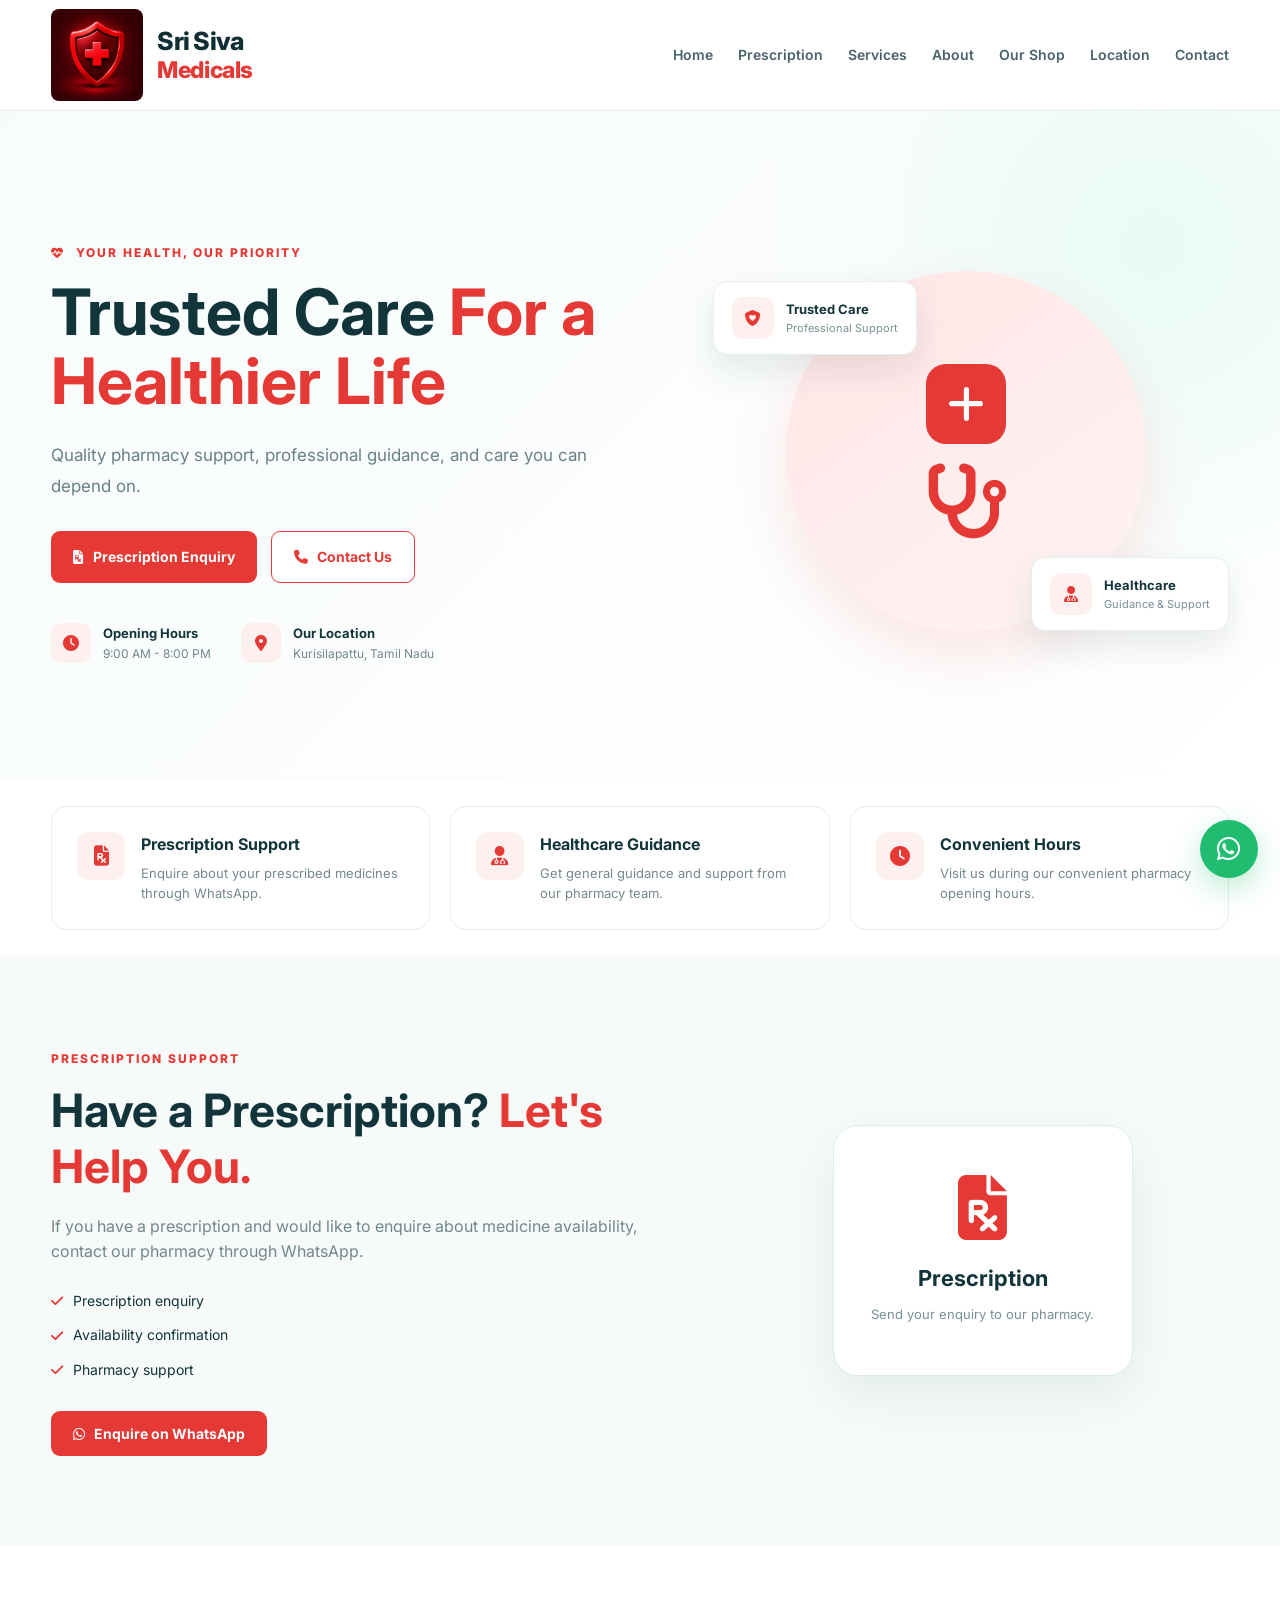
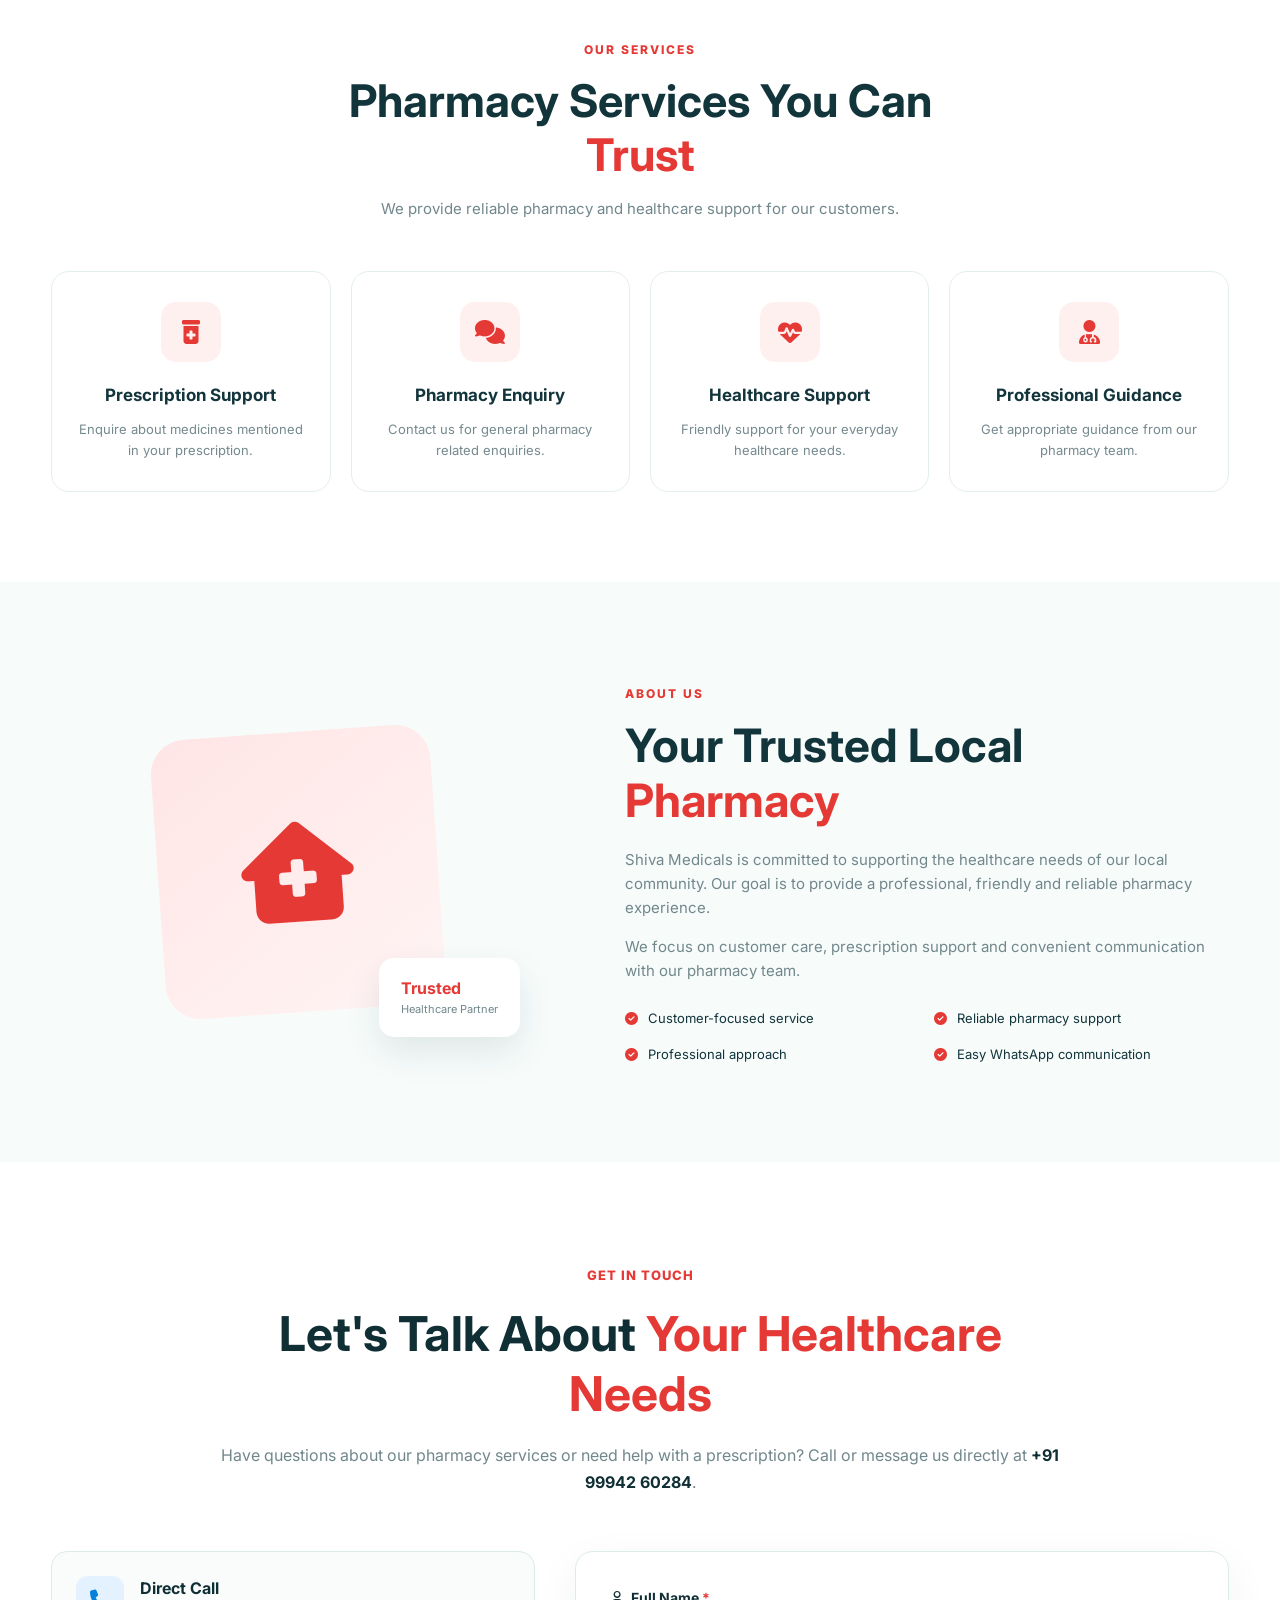
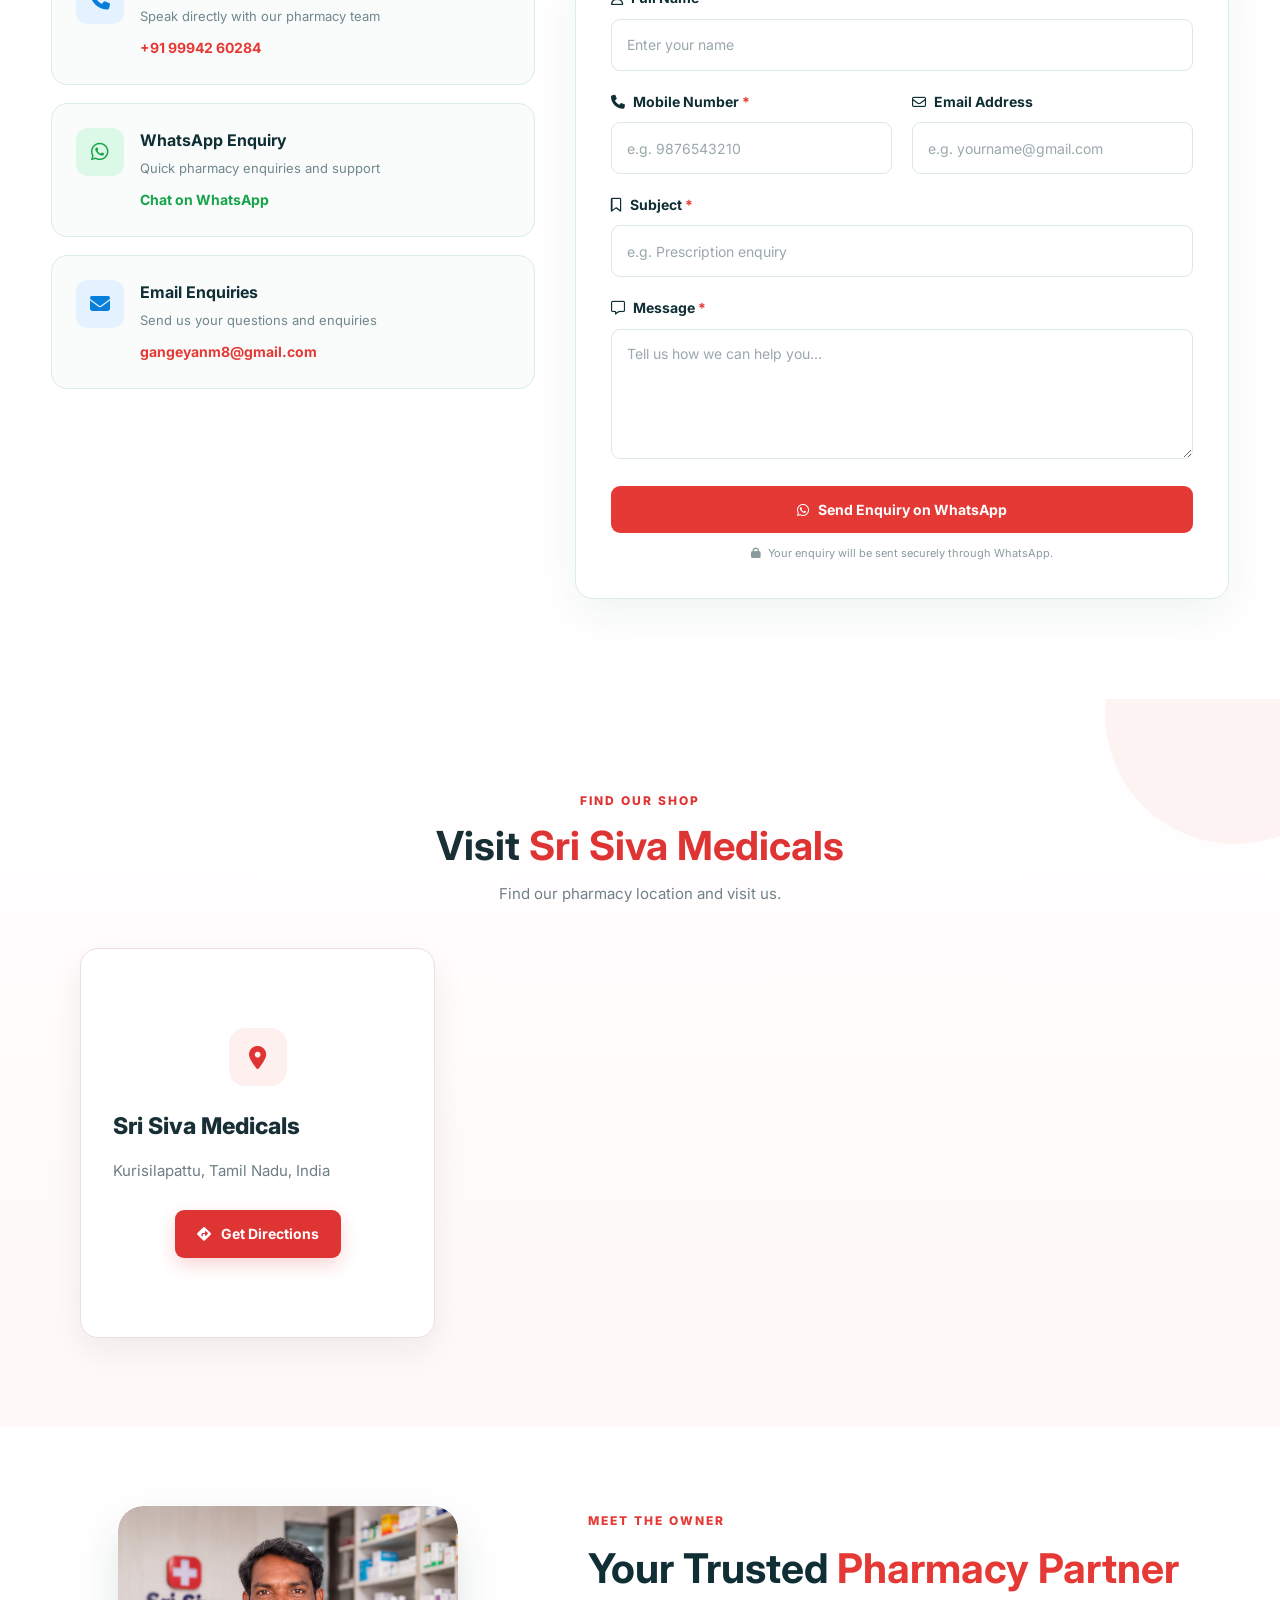
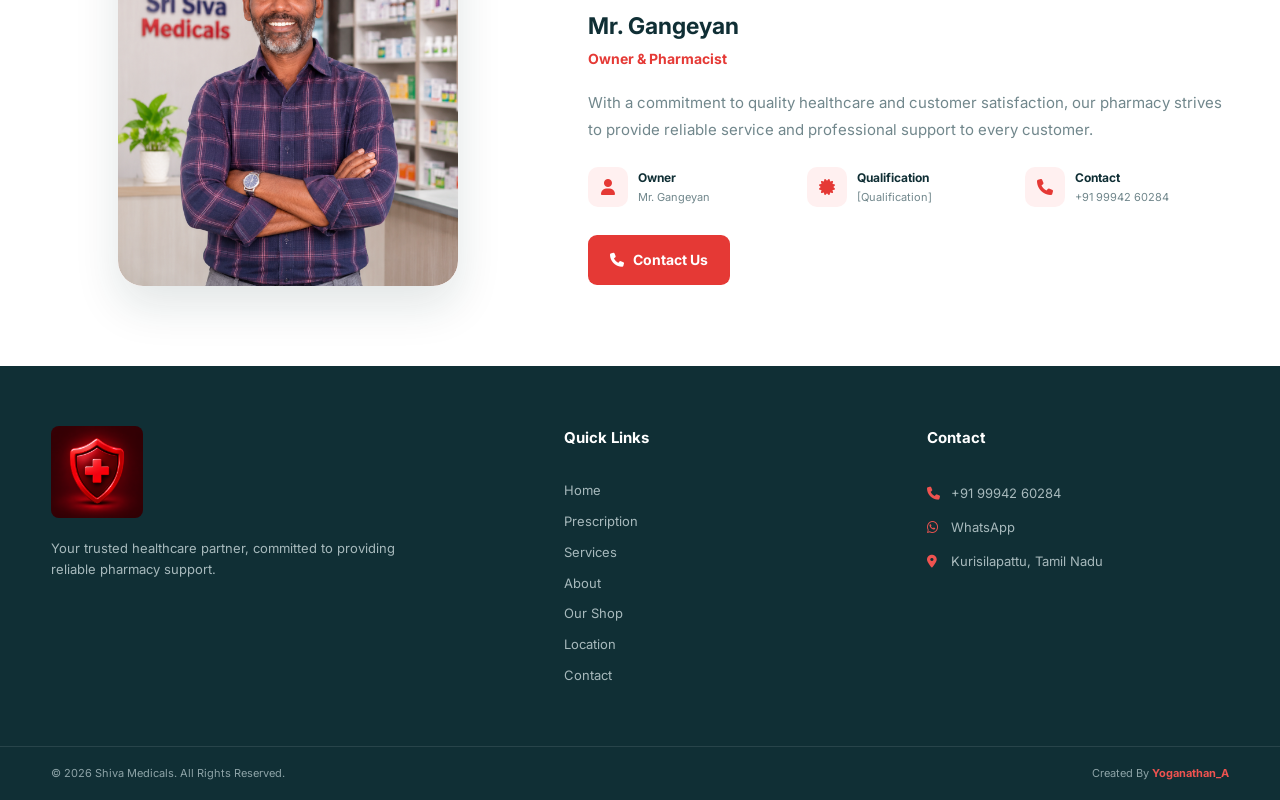
<file: index.html>
<!DOCTYPE html>
<html lang="en">
<head>
    <meta charset="UTF-8">

    <meta name="viewport"
          content="width=device-width, initial-scale=1.0">

    <meta name="description"
          content="Sri Siva Medicals - Your trusted healthcare partner. Prescription support, healthcare guidance and pharmacy services.">

    <title>Sri Siva Medicals | Trusted Healthcare Partner</title>

    <!-- PWA Settings -->
    <link rel="manifest" href="manifest.json">
    <meta name="theme-color" content="#e53935">

    <!-- Apple / iOS Web App Settings -->
    <meta name="mobile-web-app-capable" content="yes">
    <meta name="apple-mobile-web-app-capable" content="yes">
    <meta name="apple-mobile-web-app-status-bar-style" content="default">
    <meta name="apple-mobile-web-app-title" content="Sri Siva">
    <link rel="apple-touch-icon" href="images/icon-192.png">
    <link rel="apple-touch-icon" sizes="192x192" href="images/icon-192.png">
    <link rel="apple-touch-icon" sizes="512x512" href="images/icon-512.png">
    <link rel="icon" type="image/png" sizes="192x192" href="images/icon-192.png">
    <link rel="icon" type="image/png" sizes="512x512" href="images/icon-512.png">

    <link rel="stylesheet" href="style.css">

    <!-- Google Font -->
    <link rel="preconnect" href="https://fonts.googleapis.com">
    <link rel="preconnect" href="https://fonts.gstatic.com" crossorigin>

    <link
        href="https://fonts.googleapis.com/css2?family=Inter:wght@400;500;600;700;800&display=swap"
        rel="stylesheet">

    <!-- Font Awesome -->
    <link
        rel="stylesheet"
        href="https://cdnjs.cloudflare.com/ajax/libs/font-awesome/6.5.2/css/all.min.css">


<style>
/* Location section - polished layout matching the existing red/white theme */
.location-section {
    position: relative;
    padding: 88px 0;
    background: linear-gradient(180deg, #fff 0%, #fff8f8 100%);
    overflow: hidden;
}
.location-section::before {
    content: "";
    position: absolute;
    width: 260px; height: 260px;
    border-radius: 50%;
    background: rgba(229, 57, 53, .055);
    top: -115px; right: -85px;
    pointer-events: none;
}
.location-section > .container { position: relative; z-index: 1; }
.location-section .section-heading { text-align: center; max-width: 680px; margin: 0 auto 42px; }
.location-section .section-heading .section-label {
    display: inline-block; margin-bottom: 12px; color: #df3434;
    font-size: 12px; font-weight: 800; letter-spacing: 2px;
}
.location-section .section-heading h2 { margin: 0 0 12px; color: #172f35; font-size: clamp(28px, 4vw, 40px); line-height: 1.2; }
.location-section .section-heading h2 span { color: #df3434; }
.location-section .section-heading p { margin: 0; color: #718087; font-size: 15px; }
.location-container {
    display: grid; grid-template-columns: minmax(260px, .72fr) minmax(0, 1.5fr);
    gap: 24px; align-items: stretch;
    max-width: 1120px; margin: 0 auto;
}
.location-details {
    position: relative; display: flex; flex-direction: column; align-items: flex-start;
    justify-content: center; padding: 38px 32px; min-height: 390px;
    background: #fff; border: 1px solid #f0dddd; border-radius: 18px;
    box-shadow: 0 12px 35px rgba(44, 25, 25, .07);
}
.location-icon {
    display: grid; place-items: center; width: 58px; height: 58px;
    margin-bottom: 22px; border-radius: 16px;
    background: #fff0f0; color: #df3434; font-size: 23px;
}
.location-details h3 { margin: 0 0 12px; color: #172f35; font-size: 23px; font-weight: 800; }
.location-details p { margin: 0 0 26px; color: #6e7e84; font-size: 15px; line-height: 1.8; }
.location-button {
    display: inline-flex; align-items: center; justify-content: center; gap: 10px;
    min-height: 48px; padding: 0 22px; border-radius: 9px;
    background: #df3434; color: #fff !important; text-decoration: none;
    font-size: 14px; font-weight: 700; box-shadow: 0 7px 18px rgba(223, 52, 52, .2);
    transition: transform .2s ease, background .2s ease, box-shadow .2s ease;
}
.location-button:hover { background: #c62828; transform: translateY(-2px); box-shadow: 0 10px 22px rgba(223, 52, 52, .25); }
.location-map {
    min-height: 390px; overflow: hidden; border-radius: 18px;
    border: 1px solid #eadede; background: #f5f5f5;
    box-shadow: 0 12px 35px rgba(44, 25, 25, .08);
}
.location-map iframe { display: block; width: 100%; height: 100%; min-height: 390px; border: 0; }
@media (max-width: 768px) {
    .location-section { padding: 62px 0; }
    .location-section .section-heading { margin-bottom: 28px; }
    .location-container { grid-template-columns: 1fr; gap: 18px; }
    .location-details { min-height: auto; padding: 28px 24px; }
    .location-map, .location-map iframe { min-height: 310px; height: 310px; }
}
</style>

</head>

<body>

<!-- =====================================================
     HEADER
===================================================== -->

<header class="header">

    <div class="container nav-container">
<a href="#home" class="logo">
    <img
        src="images/image.png"
        alt="Shiva Medicals Logo"
    >
	 <span class="brand-name">
        <strong>Sri Siva</strong>
        <small>Medicals</small>
    </span>
</a>

        <button class="menu-btn" id="menuBtn">
            <i class="fa-solid fa-bars"></i>
        </button>

        <nav class="nav" id="nav">

            <a href="#home">Home</a>

            <a href="#prescription">
                Prescription
            </a>

            <a href="#services">
                Services
            </a>

            <a href="#about">
                About
            </a>

            <a href="shop.html">
                Our Shop
            </a>

            <a href="#location">
                Location
            </a>

            <a href="#contact">
                Contact
            </a>

        </nav>

    </div>

</header>


<!-- =====================================================
     HERO SECTION
===================================================== -->

<section class="hero" id="home">

    <div class="container hero-container">

        <div class="hero-content">

            <span class="hero-label">
                <i class="fa-solid fa-heart-pulse"></i>
                YOUR HEALTH, OUR PRIORITY
            </span>

           <h1>
    Trusted Care
    <span>For a Healthier Life</span>
</h1>

<p>
    Quality pharmacy support, professional guidance,
    and care you can depend on.
</p>

            <div class="hero-buttons">

                <a href="#prescription" class="btn btn-primary">
                    <i class="fa-solid fa-file-prescription"></i>
                    Prescription Enquiry
                </a>

                <a href="#contact" class="btn btn-outline">
                    <i class="fa-solid fa-phone"></i>
                    Contact Us
                </a>

            </div>

            <div class="hero-info">

                <div class="hero-info-item">

                    <i class="fa-solid fa-clock"></i>

                    <div>
                        <strong>Opening Hours</strong>
                        <span>9:00 AM - 8:00 PM</span>
                    </div>

                </div>

                <div class="hero-info-item">

                    <i class="fa-solid fa-location-dot"></i>

                    <div>
                        <strong>Our Location</strong>
                        <span>Kurisilapattu, Tamil Nadu</span>
                    </div>

                </div>

            </div>

        </div>


        <div class="hero-image">

            <div class="medical-circle">

                <div class="medical-cross">
                    <i class="fa-solid fa-plus"></i>
                </div>

                <i class="fa-solid fa-stethoscope"></i>

            </div>

            <div class="floating-card card-one">

                <i class="fa-solid fa-shield-heart"></i>

                <div>
                    <strong>Trusted Care</strong>
                    <span>Professional Support</span>
                </div>

            </div>

            <div class="floating-card card-two">

                <i class="fa-solid fa-user-doctor"></i>

                <div>
                    <strong>Healthcare</strong>
                    <span>Guidance & Support</span>
                </div>

            </div>

        </div>

    </div>

</section>


<!-- =====================================================
     QUICK SERVICES
===================================================== -->

<section class="quick-services">

    <div class="container quick-grid">

        <div class="quick-card">

            <div class="quick-icon">
                <i class="fa-solid fa-file-prescription"></i>
            </div>

            <div>
                <h3>Prescription Support</h3>

                <p>
                    Enquire about your prescribed medicines
                    through WhatsApp.
                </p>
            </div>

        </div>


        <div class="quick-card">

            <div class="quick-icon">
                <i class="fa-solid fa-user-doctor"></i>
            </div>

            <div>
                <h3>Healthcare Guidance</h3>

                <p>
                    Get general guidance and support from
                    our pharmacy team.
                </p>
            </div>

        </div>


        <div class="quick-card">

            <div class="quick-icon">
                <i class="fa-solid fa-clock"></i>
            </div>

            <div>
                <h3>Convenient Hours</h3>

                <p>
                    Visit us during our convenient
                    pharmacy opening hours.
                </p>
            </div>

        </div>

    </div>

</section>


<!-- =====================================================
     PRESCRIPTION SECTION
===================================================== -->

<section class="prescription section" id="prescription">

    <div class="container prescription-container">

        <div class="prescription-content">

            <span class="section-label">
                PRESCRIPTION SUPPORT
            </span>

            <h2>
                Have a Prescription?
                <span>Let's Help You.</span>
            </h2>

            <p>
                If you have a prescription and would like to
                enquire about medicine availability, contact
                our pharmacy through WhatsApp.
            </p>

            <div class="prescription-points">

                <div>
                    <i class="fa-solid fa-check"></i>
                    <span>Prescription enquiry</span>
                </div>

                <div>
                    <i class="fa-solid fa-check"></i>
                    <span>Availability confirmation</span>
                </div>

                <div>
                    <i class="fa-solid fa-check"></i>
                    <span>Pharmacy support</span>
                </div>

            </div>

            <button
                class="btn btn-primary"
                onclick="prescriptionEnquiry()">

                <i class="fa-brands fa-whatsapp"></i>
                Enquire on WhatsApp

            </button>

        </div>


        <div class="prescription-image">

            <div class="prescription-box">

                <i class="fa-solid fa-file-prescription"></i>

                <h3>Prescription</h3>

                <p>
                    Send your enquiry to our pharmacy.
                </p>

            </div>

        </div>

    </div>

</section>


<!-- =====================================================
     SERVICES
===================================================== -->

<section class="services section" id="services">

    <div class="container">

        <div class="section-heading">

            <span class="section-label">
                OUR SERVICES
            </span>

            <h2>
                Pharmacy Services You Can
                <span>Trust</span>
            </h2>

            <p>
                We provide reliable pharmacy and healthcare
                support for our customers.
            </p>

        </div>


        <div class="services-grid">

            <div class="service-card">

                <div class="service-icon">
                    <i class="fa-solid fa-prescription-bottle-medical"></i>
                </div>

                <h3>
                    Prescription Support
                </h3>

                <p>
                    Enquire about medicines mentioned
                    in your prescription.
                </p>

            </div>


            <div class="service-card">

                <div class="service-icon">
                    <i class="fa-solid fa-comments"></i>
                </div>

                <h3>
                    Pharmacy Enquiry
                </h3>

                <p>
                    Contact us for general pharmacy
                    related enquiries.
                </p>

            </div>


            <div class="service-card">

                <div class="service-icon">
                    <i class="fa-solid fa-heart-pulse"></i>
                </div>

                <h3>
                    Healthcare Support
                </h3>

                <p>
                    Friendly support for your everyday
                    healthcare needs.
                </p>

            </div>


            <div class="service-card">

                <div class="service-icon">
                    <i class="fa-solid fa-user-doctor"></i>
                </div>

                <h3>
                    Professional Guidance
                </h3>

                <p>
                    Get appropriate guidance from our
                    pharmacy team.
                </p>

            </div>

        </div>

    </div>

</section>


<!-- =====================================================
     ABOUT
===================================================== -->

<section class="about section" id="about">

    <div class="container about-container">

        <div class="about-image">

            <div class="about-main-icon">
                <i class="fa-solid fa-house-medical"></i>
            </div>

            <div class="about-badge">

                <strong>Trusted</strong>

                <span>Healthcare Partner</span>

            </div>

        </div>


        <div class="about-content">

            <span class="section-label">
                ABOUT US
            </span>

            <h2>
                Your Trusted Local
                <span>Pharmacy</span>
            </h2>

            <p>
                Shiva Medicals is committed to supporting
                the healthcare needs of our local community.
                Our goal is to provide a professional,
                friendly and reliable pharmacy experience.
            </p>

            <p>
                We focus on customer care, prescription
                support and convenient communication with
                our pharmacy team.
            </p>


            <div class="about-features">

                <div>

                    <i class="fa-solid fa-circle-check"></i>

                    <span>
                        Customer-focused service
                    </span>

                </div>

                <div>

                    <i class="fa-solid fa-circle-check"></i>

                    <span>
                        Reliable pharmacy support
                    </span>

                </div>

                <div>

                    <i class="fa-solid fa-circle-check"></i>

                    <span>
                        Professional approach
                    </span>

                </div>

                <div>

                    <i class="fa-solid fa-circle-check"></i>

                    <span>
                        Easy WhatsApp communication
                    </span>

                </div>

            </div>

        </div>

    </div>

</section>


<!-- =====================================================
     CONTACT / GET IN TOUCH
===================================================== -->

<section class="contact section" id="contact">

    <div class="container">

        <div class="contact-heading">

            <span class="contact-label">
                GET IN TOUCH
            </span>

            <h2>
                Let's Talk About
                <span>Your Healthcare Needs</span>
            </h2>

            <p>
                Have questions about our pharmacy services or
                need help with a prescription? Call or message
                us directly at <strong>+91 99942 60284</strong>.
            </p>

        </div>


        <div class="contact-wrapper">

            <!-- LEFT SIDE -->

            <div class="contact-info">

                <!-- Direct Call -->

                <div class="contact-info-card">

                    <div class="contact-info-icon call-icon">
                        <i class="fa-solid fa-phone"></i>
                    </div>

                    <div>

                        <h3>Direct Call</h3>

                        <p>
                            Speak directly with our pharmacy team
                        </p>

                        <a href="tel:+919994260284">
                            +91 99942 60284
                        </a>

                    </div>

                </div>


                <!-- WhatsApp -->

                <div class="contact-info-card">

                    <div class="contact-info-icon whatsapp-icon">
                        <i class="fa-brands fa-whatsapp"></i>
                    </div>

                    <div>

                        <h3>WhatsApp Enquiry</h3>

                        <p>
                            Quick pharmacy enquiries and support
                        </p>

                        <a
                            href="https://wa.me/919994260284"
                            target="_blank"
                            class="whatsapp-link">

                            Chat on WhatsApp

                        </a>

                    </div>

                </div>


                <!-- Email -->

                <div class="contact-info-card">

                    <div class="contact-info-icon email-icon">
                        <i class="fa-solid fa-envelope"></i>
                    </div>

                    <div>

                        <h3>Email Enquiries</h3>

                        <p>
                            Send us your questions and enquiries
                        </p>

                        <a href="mailto:gangeyanm8@gmail.com">
                            gangeyanm8@gmail.com
                        </a>

                    </div>

                </div>


</div>

            <!-- RIGHT SIDE FORM -->

            <div class="contact-form-card">

                <form id="contactForm">

                    <div class="form-group full-width">

                        <label for="fullName">
                            <i class="fa-regular fa-user"></i>
                            Full Name <span>*</span>
                        </label>

                        <input
                            type="text"
                            id="fullName"
                            placeholder="Enter your name"
                            required>

                    </div>


                    <div class="form-row">

                        <div class="form-group">

                            <label for="mobile">
                                <i class="fa-solid fa-phone"></i>
                                Mobile Number <span>*</span>
                            </label>

                            <input
                                type="tel"
                                id="mobile"
                                placeholder="e.g. 9876543210"
                                required>

                        </div>


                        <div class="form-group">

                            <label for="email">
                                <i class="fa-regular fa-envelope"></i>
                                Email Address
                            </label>

                            <input
                                type="email"
                                id="email"
                                placeholder="e.g. yourname@gmail.com">

                        </div>

                    </div>


                    <div class="form-group full-width">

                        <label for="subject">
                            <i class="fa-regular fa-bookmark"></i>
                            Subject <span>*</span>
                        </label>

                        <input
                            type="text"
                            id="subject"
                            placeholder="e.g. Prescription enquiry"
                            required>

                    </div>


                    <div class="form-group full-width">

                        <label for="message">
                            <i class="fa-regular fa-message"></i>
                            Message <span>*</span>
                        </label>

                        <textarea
                            id="message"
                            rows="5"
                            placeholder="Tell us how we can help you..."
                            required></textarea>

                    </div>


                    <button
                        type="submit"
                        class="contact-submit">

                        <i class="fa-brands fa-whatsapp"></i>

                        Send Enquiry on WhatsApp

                    </button>

                    <p class="form-note">
                        <i class="fa-solid fa-lock"></i>
                        Your enquiry will be sent securely through WhatsApp.
                    </p>

                </form>

            </div>

        </div>

    </div>

</section>

<section class="location-section" id="location">
    <div class="container">

        <div class="section-heading">
            <span class="section-label">FIND OUR SHOP</span>
            <h2>Visit <span>Sri Siva Medicals</span></h2>
            <p>Find our pharmacy location and visit us.</p>
        </div>

        <div class="location-container">

            <div class="location-details">
                <div class="location-icon">
                    <i class="fas fa-map-marker-alt"></i>
                </div>

                <h3>Sri Siva Medicals</h3>

                <p>
                    Kurisilapattu, Tamil Nadu, India
                </p>

                <a
                    href="https://www.google.com/maps/dir/?api=1&destination=12.5132132%2C78.656185"
                    target="_blank"
                    rel="noopener noreferrer"
                    class="location-button">

                    <i class="fas fa-directions"></i>
                    Get Directions
                </a>
            </div>

            <div class="location-map">
                <iframe
                    src="https://www.google.com/maps?q=Sri+Siva+Medicals,+Kurisilapattu,+Tamil+Nadu&output=embed"
                    width="100%"
                    height="400"
                    style="border:0;"
                    allowfullscreen=""
                    loading="lazy"
                    referrerpolicy="no-referrer-when-downgrade">
                </iframe>
            </div>

        </div>
    </div>
</section>

<!-- =====================================================
     OWNER DETAILS
===================================================== -->

<section class="owner section" id="owner">

    <div class="container owner-container">

        <div class="owner-photo">

            <div class="owner-avatar">
                <img src="images/gangeyan.png" alt="Mr. Gangeyan, owner of Sri Siva Medicals" class="owner-photo-image">
            </div>

        </div>


        <div class="owner-content">

            <span class="section-label">
                MEET THE OWNER
            </span>

            <h2>
                Your Trusted
                <span>Pharmacy Partner</span>
            </h2>

            <h3>
                Mr. Gangeyan
            </h3>

            <p class="owner-role">
                Owner &amp; Pharmacist
            </p>

            <p>
                With a commitment to quality healthcare and
                customer satisfaction, our pharmacy strives
                to provide reliable service and professional
                support to every customer.
            </p>

            <div class="owner-details">

                <div>
                    <i class="fa-solid fa-user"></i>
                    <span>
                        <strong>Owner</strong>
                        Mr. Gangeyan
                    </span>
                </div>

                <div>
                    <i class="fa-solid fa-certificate"></i>
                    <span>
                        <strong>Qualification</strong>
                        [Qualification]
                    </span>
                </div>

                <div>
                    <i class="fa-solid fa-phone"></i>
                    <span>
                        <strong>Contact</strong>
                        +91 99942 60284
                    </span>
                </div>

            </div>

            <a href="#contact" class="btn btn-primary">
                <i class="fa-solid fa-phone"></i>
                Contact Us
            </a>

        </div>

    </div>

</section>
<!-- =====================================================
     FOOTER
===================================================== -->

<footer class="footer">

    <div class="container footer-container">

        <div class="footer-brand">

            <a href="#home" class="logo footer-logo">
                <img
                    src="images/image.png"
                    alt="Shiva Medicals Logo"
                    class="logo-image"
                >
            </a>

            <p>
                Your trusted healthcare partner,
                committed to providing reliable
                pharmacy support.
            </p>

        </div>


        <div class="footer-links">

            <h3>Quick Links</h3>

            <a href="#home">Home</a>
            <a href="#prescription">Prescription</a>
            <a href="#services">Services</a>
            <a href="#about">About</a>
            <a href="shop.html">Our Shop</a>
            <a href="#location">Location</a>
            <a href="#contact">Contact</a>

        </div>


        <div class="footer-contact">

            <h3>Contact</h3>

            <a href="tel:+919994260284">
                <i class="fa-solid fa-phone"></i>
                +91 99942 60284
            </a>

            <a href="https://wa.me/919994260284"
               target="_blank">

                <i class="fa-brands fa-whatsapp"></i>
                WhatsApp

            </a>

            <span>
                <i class="fa-solid fa-location-dot"></i>
                Kurisilapattu, Tamil Nadu
            </span>

        </div>

    </div>


    <div class="footer-bottom">

        <div class="container">

            <p>
                © 2026 Shiva Medicals.
                All Rights Reserved.
            </p>

            <p>
                Created By <strong>Yoganathan_A</strong>
            </p>

        </div>

    </div>


</footer>

<!-- =====================================================
     FLOATING WHATSAPP
===================================================== -->

<a
    href="https://wa.me/919994260284"
    class="floating-whatsapp"
    target="_blank"
    aria-label="Chat on WhatsApp">

    <i class="fa-brands fa-whatsapp"></i>

</a>


<!-- =====================================================
     PWA INSTALL BANNER
===================================================== -->
<div id="pwaInstallBanner" class="pwa-install-banner" aria-hidden="true" role="dialog" aria-label="Install Sri Siva Medicals App">
    <button id="pwaCloseBtn" class="pwa-close-btn" aria-label="Close install banner">
        <i class="fa-solid fa-xmark"></i>
    </button>
    <div class="pwa-banner-content">
        <img src="images/icon-192.png" alt="Sri Siva Medicals App Icon" class="pwa-app-icon" width="48" height="48">
        <div class="pwa-banner-text">
            <h4 class="pwa-banner-title">Install Sri Siva Medicals</h4>
            <p class="pwa-banner-desc">Quick access to our pharmacy website.</p>
        </div>
        <button id="pwaInstallBtn" class="pwa-install-btn">
            <span id="pwaInstallBtnText">Install</span>
        </button>
    </div>
</div>

<!-- =====================================================
     PWA IOS INSTALL INSTRUCTION MODAL
===================================================== -->
<div id="pwaIosModal" class="pwa-ios-modal" aria-hidden="true" role="dialog" aria-labelledby="pwaIosTitle">
    <div class="pwa-ios-backdrop" id="pwaIosBackdrop"></div>
    <div class="pwa-ios-card">
        <button id="pwaIosCloseBtn" class="pwa-ios-close-btn" aria-label="Close iOS guide">
            <i class="fa-solid fa-xmark"></i>
        </button>
        <div class="pwa-ios-header">
            <img src="images/icon-192.png" alt="Sri Siva Medicals" class="pwa-ios-icon" width="52" height="52">
            <div>
                <h3 id="pwaIosTitle">Install Sri Siva Medicals</h3>
                <p>Add to your iPhone or iPad Home Screen</p>
            </div>
        </div>
        <div class="pwa-ios-steps">
            <div class="pwa-step">
                <span class="pwa-step-num">1</span>
                <p>Open this website in <strong>Safari</strong> on your iPhone or iPad.</p>
            </div>
            <div class="pwa-step">
                <span class="pwa-step-num">2</span>
                <p>Tap the <strong>Share</strong> button <i class="fa-solid fa-arrow-up-from-bracket pwa-share-icon"></i> at the bottom of the screen.</p>
            </div>
            <div class="pwa-step">
                <span class="pwa-step-num">3</span>
                <p>Scroll down and select <strong>Add to Home Screen</strong> <i class="fa-regular fa-square-plus pwa-plus-icon"></i>.</p>
            </div>
            <div class="pwa-step">
                <span class="pwa-step-num">4</span>
                <p>Tap <strong>Add</strong> in the top-right corner to finish.</p>
            </div>
        </div>
        <button id="pwaIosGotItBtn" class="pwa-ios-got-it-btn">Got It</button>
    </div>
</div>

<script src="script.js"></script>

</body>
</html>
</file>
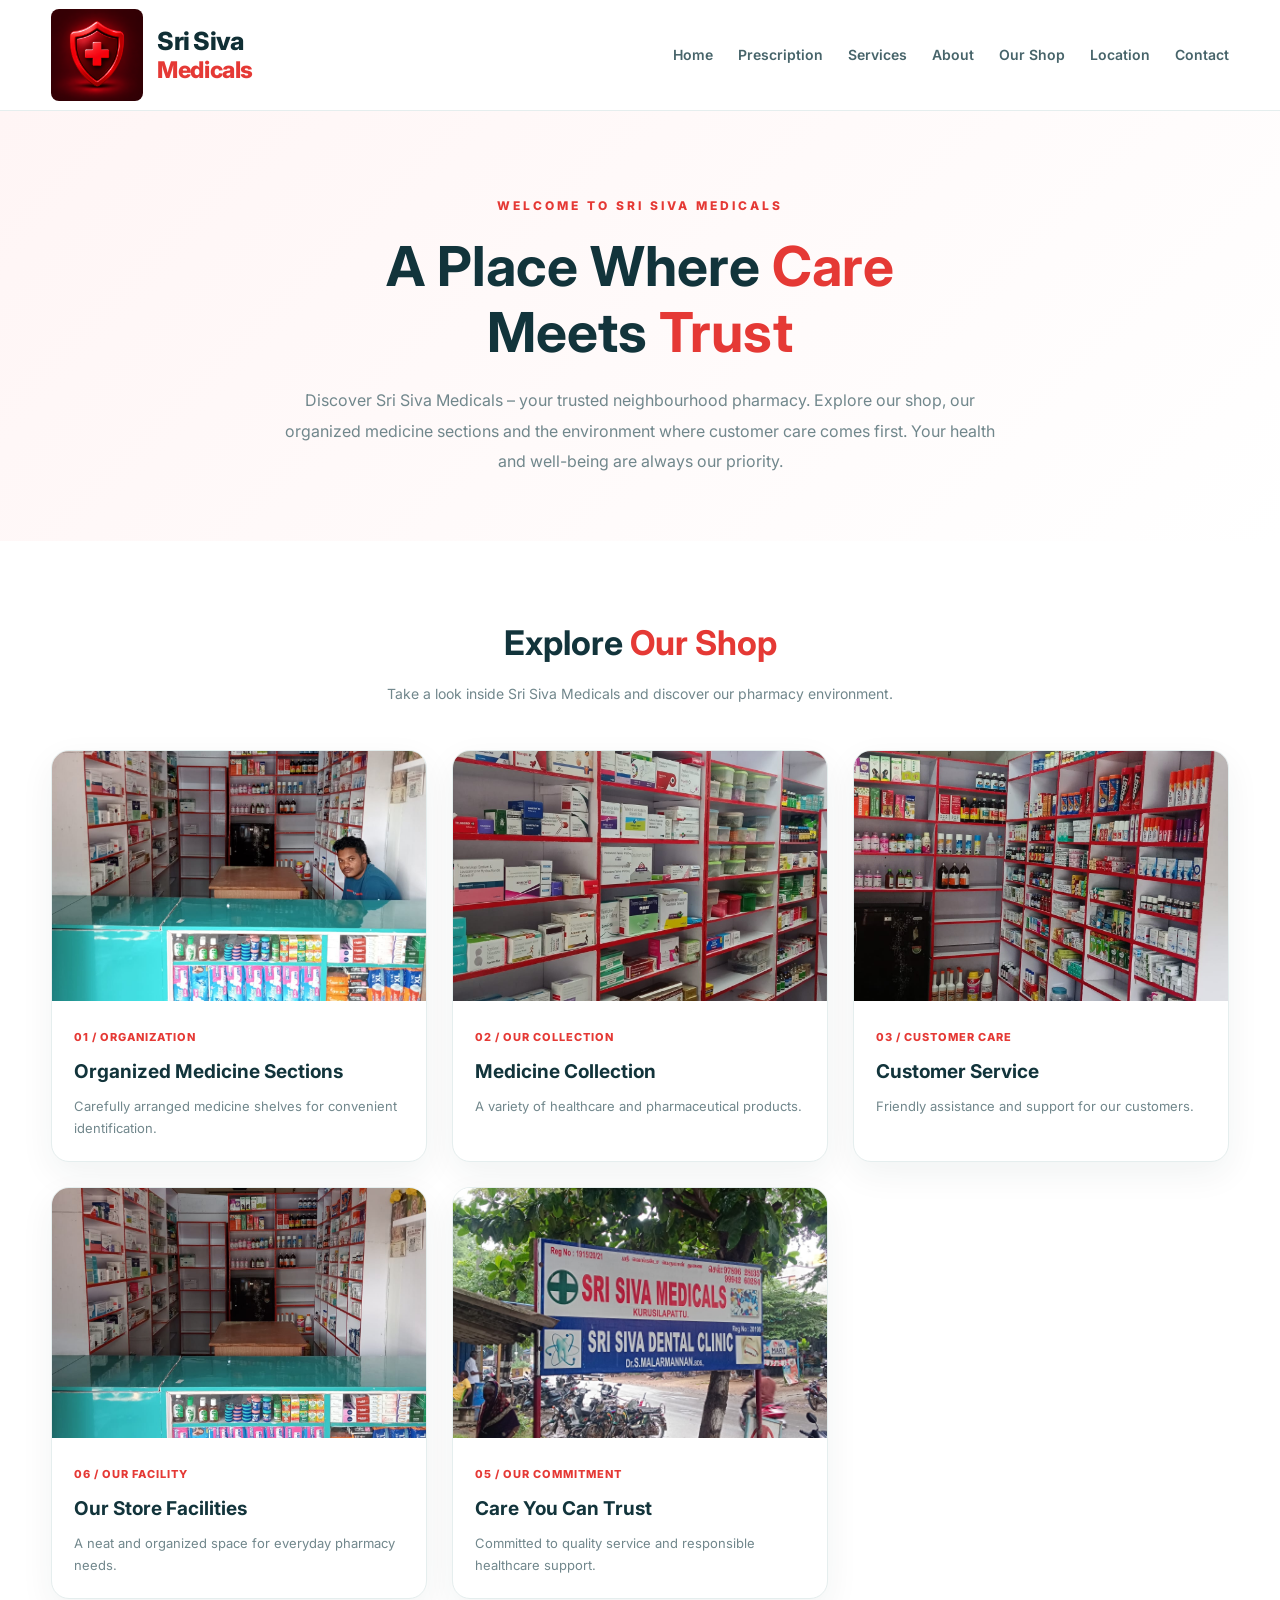
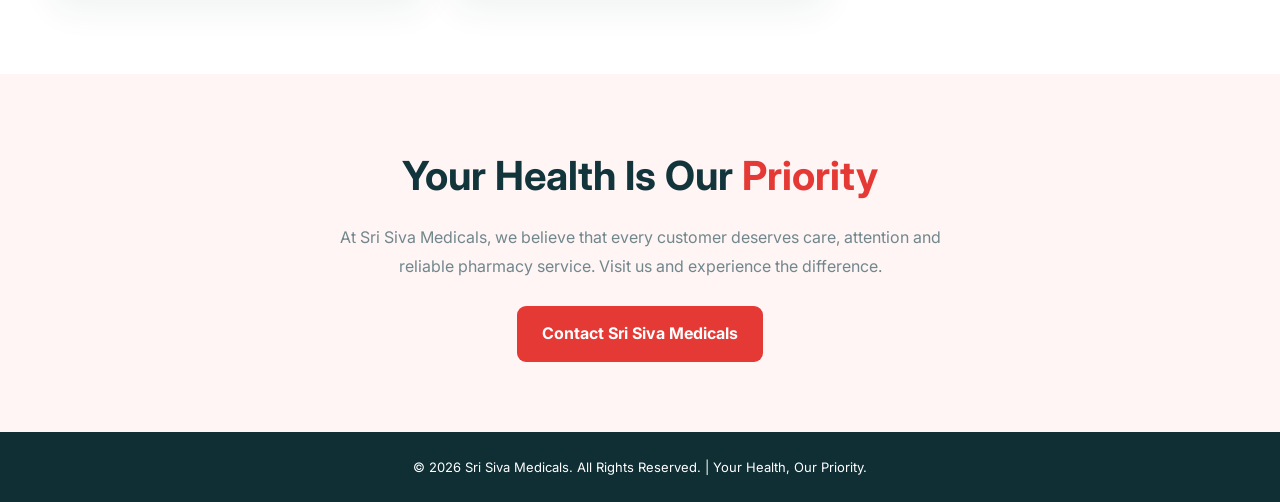
<file: shop.html>
<!DOCTYPE html>
<html lang="en">
<head>
    <meta charset="UTF-8">
    <meta name="viewport" content="width=device-width, initial-scale=1.0">
    <title>Our Medical Shop | Sri Siva Medicals</title>

    <!-- PWA Settings -->
    <link rel="manifest" href="manifest.json">
    <meta name="theme-color" content="#e53935">

    <!-- Apple / iOS Web App Settings -->
    <meta name="mobile-web-app-capable" content="yes">
    <meta name="apple-mobile-web-app-capable" content="yes">
    <meta name="apple-mobile-web-app-status-bar-style" content="default">
    <meta name="apple-mobile-web-app-title" content="Sri Siva">
    <link rel="apple-touch-icon" href="images/icon-192.png">
    <link rel="apple-touch-icon" sizes="192x192" href="images/icon-192.png">
    <link rel="apple-touch-icon" sizes="512x512" href="images/icon-512.png">
    <link rel="icon" type="image/png" sizes="192x192" href="images/icon-192.png">
    <link rel="icon" type="image/png" sizes="512x512" href="images/icon-512.png">

    <!-- Font Awesome -->
    <link rel="stylesheet" href="https://cdnjs.cloudflare.com/ajax/libs/font-awesome/6.5.2/css/all.min.css">

    <link rel="stylesheet" href="style.css">

    <link rel="preconnect" href="https://fonts.googleapis.com">
    <link href="https://fonts.googleapis.com/css2?family=Inter:wght@400;500;600;700;800&display=swap" rel="stylesheet">

    <style>
        /* SHOP GALLERY PAGE */

        * {
            margin: 0;
            padding: 0;
            box-sizing: border-box;
        }

        body {
            font-family: 'Inter', sans-serif;
            background: #fff;
            color: #12343b;
        }

        .shop-hero {
            padding: 85px 20px 65px;
            text-align: center;
            background: linear-gradient(135deg, #fff5f5, #ffffff);
        }

        .shop-label {
            color: #e53935;
            font-size: 12px;
            font-weight: 800;
            letter-spacing: 3px;
            margin-bottom: 18px;
        }

        .shop-hero h1 {
            font-size: clamp(35px, 5vw, 55px);
            line-height: 1.2;
            margin-bottom: 20px;
        }

        .shop-hero h1 span {
            color: #e53935;
        }

        .shop-hero p {
            max-width: 720px;
            margin: auto;
            color: #71878c;
            font-size: 16px;
            line-height: 1.9;
        }

        .shop-gallery {
            padding: 75px 0;
        }

        .shop-container {
            width: min(1180px, 92%);
            margin: auto;
        }

        .gallery-heading {
            text-align: center;
            margin-bottom: 45px;
        }

        .gallery-heading h2 {
            font-size: 34px;
            margin-bottom: 12px;
        }

        .gallery-heading h2 span {
            color: #e53935;
        }

        .gallery-heading p {
            color: #71878c;
            font-size: 14px;
        }

        .gallery-grid {
            display: grid;
            grid-template-columns: repeat(3, 1fr);
            gap: 25px;
        }

        .gallery-card {
            position: relative;
            overflow: hidden;
            border-radius: 18px;
            background: #fff;
            border: 1px solid #e5eeee;
            box-shadow: 0 12px 35px rgba(18,52,59,.06);
            transition: .35s ease;
        }

        .gallery-card:hover {
            transform: translateY(-8px);
            box-shadow: 0 20px 40px rgba(18,52,59,.12);
        }

        .gallery-card img {
            width: 100%;
            height: 250px;
            object-fit: cover;
            display: block;
            transition: transform .5s ease;
        }

        .gallery-card:hover img {
            transform: scale(1.06);
        }

        .gallery-content {
            padding: 22px;
        }

        .gallery-content span {
            color: #e53935;
            font-size: 11px;
            font-weight: 800;
            letter-spacing: 1px;
        }

        .gallery-content h3 {
            font-size: 19px;
            margin: 8px 0;
        }

        .gallery-content p {
            font-size: 13px;
            color: #71878c;
            line-height: 1.7;
        }

        .shop-message {
            padding: 70px 20px;
            text-align: center;
            background: #fff5f5;
        }

        .shop-message h2 {
            font-size: clamp(28px, 4vw, 40px);
            margin-bottom: 15px;
        }

        .shop-message h2 span {
            color: #e53935;
        }

        .shop-message p {
            max-width: 650px;
            margin: 0 auto 25px;
            color: #71878c;
            line-height: 1.8;
        }

        .shop-contact-btn {
            display: inline-flex;
            padding: 15px 25px;
            background: #e53935;
            color: white;
            text-decoration: none;
            border-radius: 9px;
            font-weight: 700;
            transition: .3s;
        }

        .shop-contact-btn:hover {
            background: #c62828;
            transform: translateY(-3px);
        }

        .shop-footer {
            padding: 25px;
            text-align: center;
            background: #102f35;
            color: #fff;
            font-size: 13px;
        }

        @media(max-width: 850px) {
            .gallery-grid {
                grid-template-columns: repeat(2, 1fr);
            }
        }

        @media(max-width: 550px) {
            .shop-hero {
                padding: 60px 18px;
            }

            .gallery-grid {
                grid-template-columns: 1fr;
            }

            .gallery-card img {
                height: 230px;
            }

            .gallery-heading h2 {
                font-size: 28px;
            }
        }
    </style>
</head>

<body>

    <!-- =====================================================
         HEADER
    ===================================================== -->
    <header class="header">
        <div class="container nav-container">
            <a href="index.html#home" class="logo">
                <img src="images/image.png" alt="Shiva Medicals Logo">
                <span class="brand-name">
                    <strong>Sri Siva</strong>
                    <small>Medicals</small>
                </span>
            </a>

            <button class="menu-btn" id="menuBtn" aria-label="Toggle navigation">
                <i class="fa-solid fa-bars"></i>
            </button>

            <nav class="nav" id="nav">
                <a href="index.html#home">Home</a>
                <a href="index.html#prescription">Prescription</a>
                <a href="index.html#services">Services</a>
                <a href="index.html#about">About</a>
                <a href="shop.html" class="active">Our Shop</a>
                <a href="index.html#location">Location</a>
                <a href="index.html#contact">Contact</a>
            </nav>
        </div>
    </header>

    <!-- HERO SECTION -->
    <section class="shop-hero">

        <div class="shop-label">WELCOME TO SRI SIVA MEDICALS</div>

        <h1>
            A Place Where <span>Care</span><br>
            Meets <span>Trust</span>
        </h1>

        <p>
            Discover Sri Siva Medicals – your trusted neighbourhood
            pharmacy. Explore our shop, our organized medicine sections
            and the environment where customer care comes first.
            Your health and well-being are always our priority.
        </p>

    </section>


    <!-- SIX IMAGE GALLERY -->
    <section class="shop-gallery">

        <div class="shop-container">

            <div class="gallery-heading">
                <h2>Explore <span>Our Shop</span></h2>

                <p>
                    Take a look inside Sri Siva Medicals
                    and discover our pharmacy environment.
                </p>
            </div>


            <div class="gallery-grid">

                

                <!-- IMAGE 2 -->
                <div class="gallery-card">
                    <img src="images/shop-2.jpeg"
                         alt="Organized medicine shelves">

                    <div class="gallery-content">
                        <span>01 / ORGANIZATION</span>
                        <h3>Organized Medicine Sections</h3>
                        <p>
                            Carefully arranged medicine shelves
                            for convenient identification.
                        </p>
                    </div>
                </div>


                <!-- IMAGE 3 -->
                <div class="gallery-card">
                    <img src="images/shop-3.jpeg"
                         alt="Pharmacy medicine collection">

                    <div class="gallery-content">
                        <span>02 / OUR COLLECTION</span>
                        <h3>Medicine Collection</h3>
                        <p>
                            A variety of healthcare and
                            pharmaceutical products.
                        </p>
                    </div>
                </div>


                <!-- IMAGE 4 -->
                <div class="gallery-card">
                    <img src="images/shop-4.jpeg"
                         alt="Pharmacy customer service counter">

                    <div class="gallery-content">
                        <span>03 / CUSTOMER CARE</span>
                        <h3>Customer Service</h3>
                        <p>
                            Friendly assistance and support
                            for our customers.
                        </p>
                    </div>
                </div>


                <!-- IMAGE 5 -->
                <div class="gallery-card">
                    <img src="images/shop-5.jpeg"
                         alt="Pharmacy store shelves">

                    <div class="gallery-content">
                        <span>06 / OUR FACILITY</span>
                        <h3>Our Store Facilities</h3>
                        <p>
                            A neat and organized space
                            for everyday pharmacy needs.
                        </p>
                    </div>
                </div>


                <!-- IMAGE 6 -->
                <div class="gallery-card">
                    <img src="images/shop-6.jpeg"
                         alt="Sri Siva Medicals pharmacy">

                    <div class="gallery-content">
                        <span>05 / OUR COMMITMENT</span>
                        <h3>Care You Can Trust</h3>
                        <p>
                            Committed to quality service
                            and responsible healthcare support.
                        </p>
                    </div>
                </div>

            </div>
        </div>

    </section>


    <!-- FINAL MESSAGE -->
    <section class="shop-message">

        <h2>
            Your Health Is Our <span>Priority</span>
        </h2>

        <p>
            At Sri Siva Medicals, we believe that every customer
            deserves care, attention and reliable pharmacy service.
            Visit us and experience the difference.
        </p>

        <a href="https://wa.me/919994260284"
           class="shop-contact-btn"
           target="_blank"
           rel="noopener noreferrer">
            Contact Sri Siva Medicals
        </a>

    </section>


    <!-- FOOTER -->
    <footer class="shop-footer">
        &copy; 2026 Sri Siva Medicals. All Rights Reserved.
        | Your Health, Our Priority.
    </footer>

    <!-- =====================================================
         PWA INSTALL BANNER
    ===================================================== -->
    <div id="pwaInstallBanner" class="pwa-install-banner" aria-hidden="true" role="dialog" aria-label="Install Sri Siva Medicals App">
        <button id="pwaCloseBtn" class="pwa-close-btn" aria-label="Close install banner">
            <i class="fa-solid fa-xmark"></i>
        </button>
        <div class="pwa-banner-content">
            <img src="images/icon-192.png" alt="Sri Siva Medicals App Icon" class="pwa-app-icon" width="48" height="48">
            <div class="pwa-banner-text">
                <h4 class="pwa-banner-title">Install Sri Siva Medicals</h4>
                <p class="pwa-banner-desc">Quick access to our pharmacy website.</p>
            </div>
            <button id="pwaInstallBtn" class="pwa-install-btn">
                <span id="pwaInstallBtnText">Install</span>
            </button>
        </div>
    </div>

    <!-- =====================================================
         PWA IOS INSTALL INSTRUCTION MODAL
    ===================================================== -->
    <div id="pwaIosModal" class="pwa-ios-modal" aria-hidden="true" role="dialog" aria-labelledby="pwaIosTitle">
        <div class="pwa-ios-backdrop" id="pwaIosBackdrop"></div>
        <div class="pwa-ios-card">
            <button id="pwaIosCloseBtn" class="pwa-ios-close-btn" aria-label="Close iOS guide">
                <i class="fa-solid fa-xmark"></i>
            </button>
            <div class="pwa-ios-header">
                <img src="images/icon-192.png" alt="Sri Siva Medicals" class="pwa-ios-icon" width="52" height="52">
                <div>
                    <h3 id="pwaIosTitle">Install Sri Siva Medicals</h3>
                    <p>Add to your iPhone or iPad Home Screen</p>
                </div>
            </div>
            <div class="pwa-ios-steps">
                <div class="pwa-step">
                    <span class="pwa-step-num">1</span>
                    <p>Open this website in <strong>Safari</strong> on your iPhone or iPad.</p>
                </div>
                <div class="pwa-step">
                    <span class="pwa-step-num">2</span>
                    <p>Tap the <strong>Share</strong> button <i class="fa-solid fa-arrow-up-from-bracket pwa-share-icon"></i> at the bottom of the screen.</p>
                </div>
                <div class="pwa-step">
                    <span class="pwa-step-num">3</span>
                    <p>Scroll down and select <strong>Add to Home Screen</strong> <i class="fa-regular fa-square-plus pwa-plus-icon"></i>.</p>
                </div>
                <div class="pwa-step">
                    <span class="pwa-step-num">4</span>
                    <p>Tap <strong>Add</strong> in the top-right corner to finish.</p>
                </div>
            </div>
            <button id="pwaIosGotItBtn" class="pwa-ios-got-it-btn">Got It</button>
        </div>
    </div>

    <script src="script.js"></script>

</body>
</html>
</file>
<file: style.css>
/* =====================================================
   SRI SIVA MEDICALS - COMPLETE WEBSITE CSS
   Original layout preserved
   Final red logo + brand name styling
===================================================== */

/* GLOBAL */

* {
    margin: 0;
    padding: 0;
    box-sizing: border-box;
}

html {
    scroll-behavior: smooth;
    scroll-padding-top: 110px;
}

body {
    font-family: "Inter", sans-serif;
    color: #12343b;
    background: #ffffff;
    line-height: 1.6;
}

a {
    text-decoration: none;
    color: inherit;
}

button,
input,
textarea {
    font-family: inherit;
}

button {
    cursor: pointer;
}

img {
    max-width: 100%;
    display: block;
}

.container {
    width: min(1180px, 92%);
    margin: auto;
}

.section {
    padding: 90px 0;
}

/* =====================================================
   HEADER
===================================================== */

.header,
.site-header {
    position: sticky;
    top: 0;
    z-index: 1000;
    width: 100%;
    background: rgba(255,255,255,.97);
    border-bottom: 1px solid #e5eeee;
    backdrop-filter: blur(10px);
}

.nav-container,
.nav-wrap {
    min-height: 110px;
    display: flex;
    align-items: center;
    justify-content: space-between;
}

/* BRAND LOGO */

.logo,
.brand {
    display: flex;
    align-items: center;
    gap: 14px;
    flex-shrink: 0;
    text-decoration: none;
}

/* ORIGINAL RED LOGO */

.logo img,
.brand img,
.logo-image {
    width: 92px;
    height: 92px;
    max-width: none;
    display: block;
    flex-shrink: 0;
    object-fit: contain;
    border-radius: 8px;
    filter: none;
    transition: transform .3s ease;
}

.logo:hover img,
.brand:hover img {
    transform: scale(1.03);
}

/* BRAND NAME: SRI SIVA MEDICALS */

.brand-name {
    display: flex;
    flex-direction: column;
    justify-content: center;
    line-height: 1.12;
    white-space: nowrap;
}

.brand-name strong {
    font-size: 25px;
    font-weight: 800;
    color: #102f35;
    letter-spacing: -.7px;
}

.brand-name small {
    font-size: 23px;
    font-weight: 800;
    color: #e53935;
    margin-top: 3px;
    letter-spacing: -.4px;
}

/* LEGACY LOGO SUPPORT */

.logo-icon::before {
    content: "";
    position: absolute;
    width: 24px;
    height: 6px;
    background: #fff;
    border-radius: 4px;
}

.logo-icon::after {
    content: "";
    position: absolute;
    width: 6px;
    height: 24px;
    background: #fff;
    border-radius: 4px;
}

.logo-text {
    display: flex;
    flex-direction: column;
    line-height: 1.02;
}

.logo-text span,
.logo-text small {
    font-size: 21px;
    font-weight: 800;
    color: #102f35;
    letter-spacing: -.5px;
}

.logo-text small {
    margin-top: 3px;
}

/* NAVIGATION */

.nav,
.navigation {
    display: flex;
    align-items: center;
    gap: 30px;
}

.nav a,
.navigation a {
    color: #47646a;
    font-size: 14px;
    font-weight: 600;
    transition: .3s;
}

.nav a:hover,
.navigation a:hover {
    color: #e53935;
}

.nav-right {
    display: flex;
    align-items: center;
    gap: 15px;
}

.nav-whatsapp,
.nav-cta {
    padding: 10px 17px;
    border-radius: 8px;
    background: #20bd70;
    color: #fff !important;
    font-size: 13px;
    font-weight: 700;
    transition: .3s;
}

.nav-whatsapp:hover,
.nav-cta:hover {
    background: #159957;
    transform: translateY(-1px);
}

.menu-btn,
.menu-toggle {
    display: none;
    border: none;
    background: transparent;
    font-size: 25px;
    color: #12343b;
    cursor: pointer;
}

/* =====================================================
   HERO
===================================================== */

.hero {
    padding: 100px 0 90px;
    background:
        radial-gradient(circle at 90% 20%, #e9faf6 0, transparent 30%),
        linear-gradient(135deg, #f7fcfb, #fff);
    overflow: hidden;
}

.hero-container {
    display: grid;
    grid-template-columns: 1.05fr .95fr;
    align-items: center;
    gap: 70px;
}

.hero-label,
.section-label {
    display: inline-block;
    color: #e53935;
    font-size: 12px;
    font-weight: 800;
    letter-spacing: 2px;
    margin-bottom: 15px;
}

.hero-label i {
    margin-right: 6px;
}

.hero h1 {
    max-width: 680px;
    font-size: clamp(42px, 5vw, 68px);
    line-height: 1.08;
    color: #12343b;
    margin-bottom: 25px;
}

.hero h1 span,
.section-heading h2 span,
.about-content h2 span,
.prescription-content h2 span {
    color: #e53935;
}

.hero-content > p {
    max-width: 600px;
    color: #688087;
    font-size: 17px;
    line-height: 1.8;
    margin-bottom: 30px;
}

.hero-buttons {
    display: flex;
    gap: 14px;
    flex-wrap: wrap;
}

.btn {
    border: none;
    border-radius: 9px;
    padding: 14px 22px;
    display: inline-flex;
    align-items: center;
    justify-content: center;
    gap: 9px;
    font-size: 14px;
    font-weight: 700;
    transition: .3s;
}

.btn-primary {
    background: #e53935;
    color: #fff;
}

.btn-primary:hover {
    background: #c62828;
    transform: translateY(-2px);
}

.btn-outline {
    color: #e53935;
    border: 1px solid #e53935;
    background: #fff;
}

.btn-outline:hover {
    background: #e53935;
    color: #fff;
}

/* HERO INFORMATION */

.hero-info {
    display: flex;
    gap: 30px;
    margin-top: 40px;
    flex-wrap: wrap;
}

.hero-info-item {
    display: flex;
    align-items: center;
    gap: 12px;
}

.hero-info-item > i {
    width: 40px;
    height: 40px;
    display: flex;
    align-items: center;
    justify-content: center;
    border-radius: 10px;
    background: #fff0f0;
    color: #e53935;
}

.hero-info-item div {
    display: flex;
    flex-direction: column;
}

.hero-info-item strong {
    font-size: 13px;
}

.hero-info-item span {
    font-size: 12px;
    color: #71878c;
}

/* HERO IMAGE */

.hero-image {
    min-height: 480px;
    position: relative;
    display: flex;
    align-items: center;
    justify-content: center;
}

.medical-circle {
    width: 360px;
    height: 360px;
    border-radius: 50%;
    background: linear-gradient(145deg, #ffe5e5, #fff4f4);
    display: flex;
    align-items: center;
    justify-content: center;
    flex-direction: column;
    color: #e53935;
    box-shadow: 0 25px 60px rgba(229,57,53,.12);
}

.medical-circle > i {
    margin-top: 20px;
    font-size: 75px;
}

.medical-cross {
    width: 80px;
    height: 80px;
    border-radius: 20px;
    display: flex;
    align-items: center;
    justify-content: center;
    background: #e53935;
    color: #fff;
    font-size: 42px;
}

/* FLOATING HERO CARDS */

.floating-card {
    position: absolute;
    padding: 15px 18px;
    background: #fff;
    border: 1px solid #e5eeee;
    border-radius: 14px;
    display: flex;
    align-items: center;
    gap: 12px;
    box-shadow: 0 15px 35px rgba(18,52,59,.10);
}

.floating-card > i {
    width: 42px;
    height: 42px;
    border-radius: 10px;
    background: #fff0f0;
    display: flex;
    align-items: center;
    justify-content: center;
    color: #e53935;
}

.floating-card div {
    display: flex;
    flex-direction: column;
}

.floating-card strong {
    font-size: 13px;
}

.floating-card span {
    color: #789095;
    font-size: 11px;
}

.card-one {
    top: 70px;
    left: 10px;
}

.card-two {
    right: 0;
    bottom: 60px;
}

/* =====================================================
   QUICK SERVICES
===================================================== */

.quick-services {
    padding: 25px 0;
    background: #fff;
}

.quick-grid {
    display: grid;
    grid-template-columns: repeat(3, 1fr);
    gap: 20px;
}

.quick-card {
    padding: 25px;
    border: 1px solid #e5eeee;
    border-radius: 16px;
    display: flex;
    align-items: flex-start;
    gap: 16px;
    transition: .3s;
}

.quick-card:hover {
    transform: translateY(-4px);
    box-shadow: 0 15px 35px rgba(18,52,59,.08);
}

.quick-icon {
    flex-shrink: 0;
    width: 48px;
    height: 48px;
    border-radius: 12px;
    background: #fff0f0;
    display: flex;
    align-items: center;
    justify-content: center;
    color: #e53935;
    font-size: 20px;
}

.quick-card h3 {
    font-size: 16px;
    margin-bottom: 5px;
}

.quick-card p {
    color: #74898e;
    font-size: 13px;
}

/* SECTION HEADING */

.section-heading {
    text-align: center;
    max-width: 700px;
    margin: 0 auto 50px;
}

.section-heading h2 {
    font-size: clamp(30px, 4vw, 45px);
    line-height: 1.2;
    margin-bottom: 15px;
}

.section-heading p {
    color: #71878c;
    font-size: 15px;
}

/* =====================================================
   PRESCRIPTION
===================================================== */

.prescription {
    background: #f6fbfa;
}

.prescription-container {
    display: grid;
    grid-template-columns: 1fr .8fr;
    align-items: center;
    gap: 70px;
}

.prescription-content h2 {
    font-size: clamp(30px, 4vw, 46px);
    line-height: 1.2;
    margin-bottom: 20px;
}

.prescription-content > p {
    max-width: 600px;
    color: #71878c;
    margin-bottom: 25px;
}

.prescription-points {
    margin-bottom: 30px;
}

.prescription-points div {
    display: flex;
    align-items: center;
    gap: 10px;
    margin-bottom: 12px;
    font-size: 14px;
}

.prescription-points i {
    color: #e53935;
}

.prescription-image {
    min-height: 350px;
    display: flex;
    align-items: center;
    justify-content: center;
}

.prescription-box {
    width: 300px;
    padding: 50px 35px;
    text-align: center;
    background: #fff;
    border: 1px solid #dcece8;
    border-radius: 25px;
    box-shadow: 0 20px 50px rgba(18,52,59,.08);
}

.prescription-box > i {
    font-size: 65px;
    color: #e53935;
    margin-bottom: 20px;
}

.prescription-box h3 {
    font-size: 22px;
    margin-bottom: 8px;
}

.prescription-box p {
    color: #789095;
    font-size: 13px;
}

/* =====================================================
   SERVICES
===================================================== */

.services-grid {
    display: grid;
    grid-template-columns: repeat(4, 1fr);
    gap: 20px;
}

.service-card {
    padding: 30px 25px;
    border: 1px solid #e3eeee;
    border-radius: 18px;
    text-align: center;
    transition: .3s;
}

.service-card:hover {
    transform: translateY(-6px);
    box-shadow: 0 18px 40px rgba(18,52,59,.08);
}

.service-icon {
    width: 60px;
    height: 60px;
    margin: 0 auto 20px;
    border-radius: 15px;
    background: #fff0f0;
    color: #e53935;
    display: flex;
    align-items: center;
    justify-content: center;
    font-size: 24px;
}

.service-card h3 {
    font-size: 17px;
    margin-bottom: 10px;
}

.service-card p {
    color: #75898e;
    font-size: 13px;
}

/* =====================================================
   ABOUT
===================================================== */

.about {
    background: #f7fcfb;
}

.about-container {
    display: grid;
    grid-template-columns: .9fr 1.1fr;
    align-items: center;
    gap: 80px;
}

.about-image {
    position: relative;
    min-height: 400px;
    display: flex;
    align-items: center;
    justify-content: center;
}

.about-main-icon {
    width: 280px;
    height: 280px;
    border-radius: 35px;
    background: linear-gradient(145deg, #ffe5e5, #fff4f4);
    display: flex;
    align-items: center;
    justify-content: center;
    color: #e53935;
    font-size: 100px;
    transform: rotate(-4deg);
}

.about-badge {
    position: absolute;
    right: 25px;
    bottom: 35px;
    padding: 18px 22px;
    background: #fff;
    border-radius: 15px;
    box-shadow: 0 15px 35px rgba(18,52,59,.10);
    display: flex;
    flex-direction: column;
}

.about-badge strong {
    color: #e53935;
}

.about-badge span {
    font-size: 11px;
    color: #71878c;
}

.about-content h2 {
    font-size: clamp(30px, 4vw, 46px);
    line-height: 1.2;
    margin-bottom: 20px;
}

.about-content > p {
    color: #71878c;
    font-size: 15px;
    margin-bottom: 15px;
}

.about-features {
    display: grid;
    grid-template-columns: 1fr 1fr;
    gap: 15px;
    margin-top: 25px;
}

.about-features div {
    display: flex;
    align-items: center;
    gap: 10px;
    font-size: 13px;
}

.about-features i {
    color: #e53935;
}

/* =====================================================
   OWNER DETAILS
===================================================== */

.owner {
    background: #fff;
}

.owner-container {
    display: grid;
    grid-template-columns: .75fr 1.25fr;
    align-items: center;
    gap: 80px;
}

.owner-photo {
    display: flex;
    align-items: center;
    justify-content: center;
}

.owner-avatar {
    width: 300px;
    height: 340px;
    border-radius: 25px;
    background: linear-gradient(145deg, #ffe5e5, #fff4f4);
    display: flex;
    align-items: center;
    justify-content: center;
    color: #e53935;
    font-size: 100px;
    box-shadow: 0 20px 45px rgba(16,47,53,.08);
}

.owner-content h2 {
    font-size: clamp(30px, 4vw, 46px);
    line-height: 1.2;
    margin-bottom: 18px;
    color: #102f35;
}

.owner-content h2 span {
    color: #e53935;
}

.owner-content h3 {
    font-size: 24px;
    color: #102f35;
    margin-bottom: 3px;
}

.owner-role {
    color: #e53935 !important;
    font-weight: 700;
    font-size: 14px !important;
    margin-bottom: 18px !important;
}

.owner-content > p {
    max-width: 650px;
    color: #71878c;
    font-size: 15px;
    line-height: 1.8;
}

.owner-details {
    display: grid;
    grid-template-columns: repeat(3, 1fr);
    gap: 15px;
    margin: 25px 0 30px;
}

.owner-details > div {
    display: flex;
    align-items: center;
    gap: 10px;
}

.owner-details i {
    width: 40px;
    height: 40px;
    flex-shrink: 0;
    border-radius: 10px;
    background: #fff0f0;
    color: #e53935;
    display: flex;
    align-items: center;
    justify-content: center;
}

.owner-details span {
    display: flex;
    flex-direction: column;
    color: #71878c;
    font-size: 11px;
}

.owner-details strong {
    color: #102f35;
    font-size: 12px;
    margin-bottom: 2px;
}

/* =====================================================
   CONTACT
===================================================== */

.contact {
    background: #fff;
    padding: 100px 0;
}

.contact-heading {
    text-align: center;
    max-width: 850px;
    margin: 0 auto 55px;
}

.contact-label {
    display: inline-block;
    color: #e53935;
    font-size: 13px;
    font-weight: 800;
    letter-spacing: 1px;
    margin-bottom: 18px;
}

.contact-heading h2 {
    color: #102f35;
    font-size: clamp(34px, 4vw, 48px);
    line-height: 1.25;
    margin-bottom: 18px;
}

.contact-heading h2 span {
    color: #e53935;
}

.contact-heading p {
    color: #71878c;
    font-size: 16px;
    line-height: 1.7;
}

.contact-heading p strong {
    color: #102f35;
}

.contact-wrapper {
    display: grid;
    grid-template-columns: .85fr 1.15fr;
    gap: 40px;
    align-items: stretch;
}

.contact-info {
    display: flex;
    flex-direction: column;
    gap: 18px;
}

.contact-info-card {
    min-height: 128px;
    padding: 24px;
    border: 1px solid #dcece8;
    border-radius: 16px;
    background: #f9fcfb;
    display: flex;
    align-items: flex-start;
    gap: 16px;
    transition: .3s ease;
}

.contact-info-card:hover {
    transform: translateY(-3px);
    box-shadow: 0 12px 30px rgba(16,47,53,.08);
}

.contact-info-icon {
    width: 48px;
    height: 48px;
    flex-shrink: 0;
    border-radius: 12px;
    display: flex;
    align-items: center;
    justify-content: center;
    font-size: 20px;
}

.call-icon,
.email-icon {
    background: #e4f2ff;
    color: #087fd9;
}

.whatsapp-icon {
    background: #dcf8e7;
    color: #16a34a;
}

.location-icon {
    background: #fff0f0;
    color: #e53935;
}

.contact-info-card h3 {
    color: #102f35;
    font-size: 16px;
    margin-bottom: 4px;
}

.contact-info-card p {
    color: #71878c;
    font-size: 13px;
    margin-bottom: 8px;
}

.contact-info-card a {
    color: #e53935;
    font-size: 14px;
    font-weight: 700;
    transition: .3s;
}

.contact-info-card a:hover {
    color: #c62828;
}

.contact-info-card .whatsapp-link {
    color: #16a34a;
}

/* CONTACT FORM */

.contact-form-card {
    padding: 35px;
    border: 1px solid #dcece8;
    border-radius: 18px;
    background: #fff;
    box-shadow: 0 15px 45px rgba(16,47,53,.06);
}

.form-row {
    display: grid;
    grid-template-columns: 1fr 1fr;
    gap: 20px;
}

.form-group {
    margin-bottom: 20px;
}

.form-group label {
    display: block;
    color: #102f35;
    font-size: 14px;
    font-weight: 700;
    margin-bottom: 9px;
}

.form-group label i {
    margin-right: 5px;
}

.form-group label span {
    color: #e53935;
}

.form-group input,
.form-group textarea {
    width: 100%;
    border: 1px solid #dce8e8;
    border-radius: 9px;
    padding: 15px;
    font-family: inherit;
    font-size: 14px;
    color: #102f35;
    background: #fff;
    outline: none;
    transition: .3s;
}

.form-group input {
    height: 52px;
}

.form-group textarea {
    resize: vertical;
    min-height: 130px;
}

.form-group input::placeholder,
.form-group textarea::placeholder {
    color: #9aa8ac;
}

.form-group input:focus,
.form-group textarea:focus {
    border-color: #e53935;
    box-shadow: 0 0 0 3px rgba(229,57,53,.08);
}

.contact-submit {
    width: 100%;
    border: none;
    border-radius: 9px;
    padding: 15px 20px;
    background: #e53935;
    color: #fff;
    font-size: 14px;
    font-weight: 700;
    display: flex;
    align-items: center;
    justify-content: center;
    gap: 9px;
    transition: .3s;
}

.contact-submit:hover {
    background: #c62828;
    transform: translateY(-2px);
}

.form-note {
    text-align: center;
    margin-top: 12px;
    color: #8a9b9f;
    font-size: 11px;
}

.form-note i {
    margin-right: 4px;
}

/* CONTACT CARDS */

.contact-grid {
    display: grid;
    grid-template-columns: repeat(4, 1fr);
    gap: 20px;
}

.contact-card {
    text-align: center;
    padding: 30px 20px;
    border: 1px solid #e3eeee;
    border-radius: 18px;
    transition: .3s;
}

.contact-card:hover {
    transform: translateY(-5px);
    box-shadow: 0 15px 35px rgba(18,52,59,.08);
}

.contact-icon {
    width: 55px;
    height: 55px;
    margin: 0 auto 15px;
    border-radius: 14px;
    background: #fff0f0;
    color: #e53935;
    display: flex;
    align-items: center;
    justify-content: center;
    font-size: 22px;
}

.contact-card h3 {
    font-size: 17px;
    margin-bottom: 8px;
}

.contact-card p {
    color: #7a8d92;
    font-size: 13px;
    min-height: 42px;
}

.contact-card a,
.contact-card strong {
    display: inline-block;
    margin-top: 10px;
    color: #e53935;
    font-size: 13px;
    font-weight: 700;
}

/* =====================================================
   FOOTER
===================================================== */

.footer {
    background: #102f35;
    color: #fff;
}

.footer-container {
    padding: 60px 0;
    display: grid;
    grid-template-columns: 1.5fr 1fr 1fr;
    gap: 60px;
}

.footer-logo .logo-text span,
.footer-logo .logo-text small {
    color: #fff;
}

.footer-brand > p {
    max-width: 350px;
    color: #a7b9bc;
    font-size: 13px;
    margin-top: 20px;
}

.footer h3 {
    font-size: 15px;
    margin-bottom: 20px;
}

.footer-links {
    display: flex;
    flex-direction: column;
    gap: 10px;
}

.footer-links a {
    color: #a7b9bc;
    font-size: 13px;
    transition: .3s;
}

.footer-links a:hover {
    color: #fff;
}

.footer-contact {
    display: flex;
    flex-direction: column;
    gap: 13px;
}

.footer-contact a,
.footer-contact span {
    color: #a7b9bc;
    font-size: 13px;
}

.footer-contact i {
    width: 20px;
    color: #ef5350;
}

/* FOOTER BOTTOM */

.footer-bottom {
    border-top: 1px solid rgba(255,255,255,.1);
}

.footer-bottom .container {
    padding: 18px 0;
    display: flex;
    justify-content: space-between;
    gap: 20px;
    color: #8da3a7;
    font-size: 11px;
}

.footer-bottom strong {
    color: #ef5350;
}

/* FLOATING WHATSAPP */

.floating-whatsapp {
    position: fixed;
    right: 22px;
    bottom: 22px;
    width: 58px;
    height: 58px;
    border-radius: 50%;
    background: #20bd70;
    color: #fff;
    display: flex;
    align-items: center;
    justify-content: center;
    font-size: 27px;
    box-shadow: 0 10px 30px rgba(32,189,112,.30);
    z-index: 999;
    transition: .3s;
}

.floating-whatsapp:hover {
    transform: scale(1.08);
    background: #159957;
}

/* =====================================================
   TABLET RESPONSIVE
===================================================== */

@media (max-width: 1000px) {

    .hero-container {
        grid-template-columns: 1fr;
        gap: 30px;
    }

    .hero-content {
        text-align: center;
    }

    .hero-content > p {
        margin-left: auto;
        margin-right: auto;
    }

    .hero-buttons,
    .hero-info {
        justify-content: center;
    }

    .services-grid,
    .contact-grid {
        grid-template-columns: repeat(2, 1fr);
    }

    .prescription-container {
        grid-template-columns: 1fr;
    }

    .prescription-content {
        text-align: center;
    }

    .prescription-content > p {
        margin-left: auto;
        margin-right: auto;
    }

    .prescription-points {
        display: inline-block;
        text-align: left;
    }

    .about-container {
        grid-template-columns: 1fr;
    }

    .about-content {
        text-align: center;
    }

    .about-features {
        text-align: left;
    }

    .owner-container {
        grid-template-columns: 1fr;
        gap: 40px;
        text-align: center;
    }

    .owner-content > p {
        margin-left: auto;
        margin-right: auto;
    }

    .owner-details {
        text-align: left;
    }

    .footer-container {
        grid-template-columns: 1fr 1fr;
    }
}

/* =====================================================
   MOBILE RESPONSIVE
===================================================== */

@media (max-width: 700px) {

    .section {
        padding: 65px 0;
    }

    .nav-container,
    .nav-wrap {
        min-height: 85px;
    }

    .menu-btn,
    .menu-toggle {
        display: block;
    }

    .nav,
    .navigation {
        position: absolute;
        top: 100%;
        left: 0;
        width: 100%;
        padding: 20px;
        background: #fff;
        border-bottom: 1px solid #e5eeee;
        display: none;
        flex-direction: column;
        align-items: stretch;
        gap: 18px;
    }

    .nav.show,
    .navigation.show,
    .navigation.open {
        display: flex;
    }

    .nav-right {
        display: flex;
    }

    /* MOBILE BRAND */

    .brand {
        gap: 9px;
    }

    .brand img,
    .logo img,
    .logo-image {
        width: 72px;
        height: 72px;
    }

    .brand-name strong {
        font-size: 20px;
    }

    .brand-name small {
        font-size: 19px;
    }

    .logo-text span,
    .logo-text small {
        font-size: 19px;
    }

    /* HERO */

    .hero {
        padding: 70px 0;
    }

    .hero h1 {
        font-size: 40px;
    }

    .hero-content > p {
        font-size: 15px;
    }

    .hero-image {
        min-height: 380px;
    }

    .medical-circle {
        width: 270px;
        height: 270px;
    }

    .medical-circle > i {
        font-size: 55px;
    }

    .medical-cross {
        width: 65px;
        height: 65px;
        font-size: 30px;
    }

    .quick-grid,
    .services-grid {
        grid-template-columns: 1fr;
    }

    .contact-wrapper {
        grid-template-columns: 1fr;
    }

    .contact-info {
        display: flex;
    }

    .contact-heading {
        margin-bottom: 35px;
    }

    .contact-heading h2 {
        font-size: 32px;
    }

    .contact-heading p {
        font-size: 14px;
    }

    .contact-form-card {
        padding: 22px;
    }

    .form-row {
        grid-template-columns: 1fr;
        gap: 0;
    }

    .owner-avatar {
        width: 240px;
        height: 280px;
        font-size: 80px;
    }

    .owner-details {
        grid-template-columns: 1fr;
    }

    .owner-details > div {
        justify-content: flex-start;
    }

    .contact-grid {
        grid-template-columns: 1fr;
    }

    .about-features {
        grid-template-columns: 1fr;
    }

    .about-main-icon {
        width: 230px;
        height: 230px;
        font-size: 75px;
    }

    .footer-container {
        grid-template-columns: 1fr;
        gap: 35px;
    }

    .footer-bottom .container {
        flex-direction: column;
        text-align: center;
    }

    .floating-card {
        padding: 10px;
    }

    .card-one {
        left: 0;
        top: 30px;
    }

    .card-two {
        right: 0;
        bottom: 30px;
    }
}

/* =====================================================
   SMALL MOBILE
===================================================== */

@media (max-width: 450px) {

    .container {
        width: 90%;
    }

    .nav-container,
    .nav-wrap {
        min-height: 78px;
    }

    .brand {
        gap: 7px;
    }

    .brand img,
    .logo img,
    .logo-image {
        width: 64px;
        height: 64px;
    }

    .brand-name strong {
        font-size: 18px;
    }

    .brand-name small {
        font-size: 17px;
    }

    .logo {
        gap: 8px;
    }

    .logo-text span,
    .logo-text small {
        font-size: 17px;
    }

    .hero h1 {
        font-size: 34px;
    }

    .hero-buttons {
        flex-direction: column;
    }

    .hero-buttons .btn {
        width: 100%;
    }

    .hero-info {
        flex-direction: column;
        align-items: flex-start;
        margin-left: 20px;
    }

    .hero-image {
        min-height: 330px;
    }

    .medical-circle {
        width: 220px;
        height: 220px;
    }

    .floating-card {
        transform: scale(.85);
    }

    .card-one {
        left: -15px;
    }

    .card-two {
        right: -15px;
    }

    .prescription-box {
        width: 260px;
    }

    .contact-info-card {
        min-height: auto;
        padding: 20px;
    }

    .contact-info-icon {
        width: 42px;
        height: 42px;
        font-size: 17px;
    }

    .contact-info-card h3 {
        font-size: 15px;
    }

    .owner-avatar {
        width: 220px;
        height: 260px;
        font-size: 70px;
    }

    .floating-whatsapp {
        width: 52px;
        height: 52px;
        right: 16px;
        bottom: 16px;
        font-size: 24px;
    }
}

/* =====================================================
   FINAL BRAND ALIGNMENT
===================================================== */

.site-header,
.header {
    position: sticky;
    top: 0;
    width: 100%;
    z-index: 1000;
}

.nav-wrap,
.nav-container {
    display: flex;
    align-items: center;
    justify-content: space-between;
}

.brand {
    display: flex;
    align-items: center;
    gap: 14px;
    flex-shrink: 0;
}

.brand img {
    width: 92px;
    height: 92px;
    max-width: none;
    object-fit: contain;
    display: block;
    flex-shrink: 0;
    border-radius: 8px;

    /* Do not recolour the already-red logo */
    filter: none;
}

.brand-name {
    display: flex;
    flex-direction: column;
    justify-content: center;
    line-height: 1.12;
}

.brand-name strong {
    color: #102f35;
    font-size: 25px;
    font-weight: 800;
    letter-spacing: -.7px;
}

.brand-name small {
    color: #e53935;
    font-size: 23px;
    font-weight: 800;
    margin-top: 3px;
}

/* FINAL MOBILE BRAND */

@media (max-width: 700px) {

    .nav-wrap,
    .nav-container {
        min-height: 85px;
    }

    .brand img {
        width: 72px;
        height: 72px;
    }

    .brand-name strong {
        font-size: 20px;
    }

    .brand-name small {
        font-size: 19px;
    }
}

@media (max-width: 450px) {

    .nav-wrap,
    .nav-container {
        min-height: 78px;
    }

    .brand img {
        width: 64px;
        height: 64px;
    }

    .brand-name strong {
        font-size: 18px;
    }

    .brand-name small {
        font-size: 17px;
    }
}
/* SRI SIVA MEDICALS LOCATION */

.location-section {
    width: 100%;
    padding: 70px 0;
    background: #f7fcfb;
}

.location-container {
    display: grid;
    grid-template-columns: 0.75fr 1.25fr;
    gap: 30px;
    align-items: stretch;
}

.location-details {
    padding: 30px;
    background: #fff;
    border: 1px solid #e5eeee;
    border-radius: 18px;
    display: flex;
    flex-direction: column;
    justify-content: center;
}

.location-icon {
    width: 55px;
    height: 55px;
    background: #fff0f0;
    color: #e53935;
    border-radius: 12px;
    display: grid;
    place-items: center;
    font-size: 23px;
    margin-bottom: 18px;
}

.location-details h3 {
    color: #12343b;
    font-size: 23px;
    margin-bottom: 10px;
}

.location-details p {
    color: #71878c;
    margin-bottom: 22px;
}

.location-button {
    display: inline-flex;
    align-items: center;
    justify-content: center;
    gap: 9px;
    width: fit-content;
    padding: 13px 20px;
    border-radius: 9px;
    background: #e53935;
    color: white;
    font-weight: 700;
    font-size: 14px;
    transition: .3s;
}

.location-button:hover {
    background: #c62828;
    transform: translateY(-2px);
}

.location-map {
    overflow: hidden;
    min-height: 400px;
    border-radius: 18px;
    border: 1px solid #e5eeee;
}

.location-map iframe {
    width: 100%;
    height: 400px;
    display: block;
    border: 0;
}

@media (max-width: 768px) {
    .location-container {
        grid-template-columns: 1fr;
    }

    .location-map,
    .location-map iframe {
        height: 320px;
        min-height: 320px;
    }
}
/* =====================================================
   FINAL LOCATION LAYOUT
   Keep only the location details and Get Directions button.
   Hide the Google Maps preview completely.
===================================================== */

.location-container {
    display: grid;
    grid-template-columns: minmax(300px, 420px);
    justify-content: start;
    gap: 0;
}

.location-details {
    width: 100%;
    min-height: 300px;
}

.location-map {
    display: none !important;
}

@media (max-width: 768px) {
    .location-container {
        grid-template-columns: minmax(0, 1fr);
    }

    .location-details {
        width: 100%;
        min-height: 250px;
    }
}

/* =====================================================
   FINAL CONTACT TWO-COLUMN LAYOUT
   Contact information left | Enquiry form right
===================================================== */

.contact-wrapper {
    display: grid;
    grid-template-columns: minmax(0, 0.85fr) minmax(0, 1.15fr);
    gap: 40px;
    align-items: stretch;
    width: 100%;
}

.contact-wrapper > .contact-info {
    min-width: 0;
    display: flex;
    flex-direction: column;
    gap: 18px;
}

.contact-wrapper > .contact-form-card {
    min-width: 0;
    width: 100%;
    align-self: stretch;
}

@media (max-width: 700px) {
    .contact-wrapper {
        grid-template-columns: minmax(0, 1fr);
        gap: 25px;
    }

    .contact-wrapper > .contact-info,
    .contact-wrapper > .contact-form-card {
        width: 100%;
    }
}

/* Keep the location section's Google Maps preview hidden */
.location-map {
    display: none !important;
}

.location-container {
    grid-template-columns: minmax(0, 420px);
    justify-content: start;
}

/* =====================================================
   FINAL LOCATION ALIGNMENT
   Center the Sri Siva Medicals visit card on the page.
===================================================== */
.location-container {
    display: grid;
    grid-template-columns: minmax(0, 420px);
    justify-content: center;
    justify-items: center;
    width: 100%;
    margin-left: auto;
    margin-right: auto;
}

.location-details {
    width: 100%;
    min-height: 300px;
    align-items: center;
    text-align: center;
}

.location-icon {
    margin-left: auto;
    margin-right: auto;
}

.location-button {
    align-self: center;
}

.location-map {
    display: none !important;
}

@media (max-width: 768px) {
    .location-container {
        grid-template-columns: minmax(0, 1fr);
        justify-content: center;
    }

    .location-details {
        width: 100%;
        min-height: 250px;
    }
}

/* =========================================
   SRI SIVA MEDICALS - OWNER SECTION FIX
========================================= */

.owner {
    width: 100%;
    overflow: hidden;
}

.owner-container {
    width: min(1180px, 92%);
    margin: 0 auto;
    display: grid;
    grid-template-columns: minmax(0, 0.85fr) minmax(0, 1.15fr);
    align-items: center;
    gap: 50px;
}

.owner-photo {
    min-width: 0;
    width: 100%;
}

.owner-photo-image {
    display: block;
    width: 100%;
    max-width: 300px;
    height: 340px;
    margin: 0 auto;
    object-fit: cover;
    object-position: center top;
    border-radius: 25px;
}

.owner-content {
    min-width: 0;
    width: 100%;
}

.owner-content h2 {
    font-size: clamp(28px, 3.5vw, 44px);
    overflow-wrap: break-word;
}

.owner-content > p {
    max-width: 100%;
    overflow-wrap: anywhere;
}

.owner-details {
    grid-template-columns: repeat(3, minmax(0, 1fr));
    gap: 12px;
}

.owner-details > div {
    min-width: 0;
    overflow-wrap: anywhere;
}

/* HEADER OVERFLOW FIX */

.nav-container,
.nav-wrap {
    width: min(1180px, 92%);
    margin: 0 auto;
    gap: 20px;
}

.nav,
.navigation {
    gap: clamp(12px, 2vw, 25px);
    flex-wrap: wrap;
}

/* TABLET */

@media (max-width: 1000px) {
    .owner-container {
        grid-template-columns: 1fr;
        gap: 35px;
        text-align: center;
    }

    .owner-photo-image {
        max-width: 300px;
    }

    .owner-content > p {
        margin-left: auto;
        margin-right: auto;
    }

    .owner-details {
        text-align: left;
    }
}

/* MOBILE */

@media (max-width: 700px) {
    .owner-container {
        grid-template-columns: minmax(0, 1fr);
        width: 90%;
        gap: 30px;
    }

    .owner-photo-image {
        width: 100%;
        max-width: 260px;
        height: 300px;
    }

    .owner-details {
        grid-template-columns: 1fr;
    }

    .owner-content h2 {
        font-size: 32px;
    }

    .nav,
    .navigation {
        flex-wrap: nowrap;
    }
}

/* =====================================================
   FINAL OWNER SECTION - VERIFIED IMAGE + RESPONSIVE LAYOUT
   Keep this block at the end of the stylesheet.
===================================================== */
.owner {
    width: 100%;
    padding: 80px 0;
    overflow: hidden;
    background: #fff;
}

.owner .owner-container {
    width: min(1180px, 92%);
    margin: 0 auto;
    display: grid;
    grid-template-columns: minmax(280px, 0.85fr) minmax(0, 1.15fr);
    align-items: center;
    gap: clamp(32px, 5vw, 65px);
}

.owner .owner-photo {
    min-width: 0;
    display: flex;
    align-items: center;
    justify-content: center;
}

/* The image is inside .owner-avatar in the corrected HTML. */
.owner .owner-avatar {
    display: block;
    width: min(100%, 340px);
    height: 380px;
    padding: 0;
    overflow: hidden;
    position: relative;
    border-radius: 25px;
    background: #fff0f0;
    box-shadow: 0 20px 45px rgba(16, 47, 53, .12);
    color: transparent;
    font-size: 0;
}

.owner .owner-avatar img,
.owner .owner-photo-image {
    display: block;
    width: 100%;
    height: 100%;
    max-width: none;
    margin: 0;
    object-fit: cover;
    object-position: center 20%;
    border-radius: inherit;
}

.owner .owner-avatar > i {
    display: none !important;
}

.owner .owner-content {
    width: 100%;
    min-width: 0;
}

.owner .owner-content .section-label {
    display: inline-block;
    margin-bottom: 14px;
}

.owner .owner-content h2 {
    max-width: 650px;
    margin: 0 0 18px;
    font-size: clamp(30px, 3.2vw, 42px);
    line-height: 1.18;
    overflow-wrap: normal;
}

.owner .owner-content h3 {
    margin: 0 0 4px;
    font-size: 23px;
    line-height: 1.35;
}

.owner .owner-content .owner-role {
    margin: 0 0 18px !important;
    color: #e53935 !important;
    font-size: 14px !important;
    font-weight: 700;
}

.owner .owner-content > p:not(.owner-role) {
    max-width: 650px;
    margin: 0 0 18px;
    color: #71878c;
    font-size: 15px;
    line-height: 1.8;
    overflow-wrap: break-word;
}

.owner .owner-details {
    display: grid;
    grid-template-columns: repeat(3, minmax(0, 1fr));
    gap: 14px;
    margin: 24px 0 28px;
}

.owner .owner-details > div {
    display: flex;
    align-items: center;
    gap: 10px;
    min-width: 0;
}

.owner .owner-details > div > i {
    width: 40px;
    height: 40px;
    flex: 0 0 40px;
    display: flex;
    align-items: center;
    justify-content: center;
    border-radius: 10px;
    background: #fff0f0;
    color: #e53935;
}

.owner .owner-details span {
    display: flex;
    flex-direction: column;
    min-width: 0;
    color: #71878c;
    font-size: 11px;
    line-height: 1.5;
    overflow-wrap: anywhere;
}

.owner .owner-details strong {
    margin-bottom: 2px;
    color: #102f35;
    font-size: 12px;
}

/* Tablet: image above the owner details */
@media (max-width: 1000px) {
    .owner .owner-container {
        grid-template-columns: minmax(0, 1fr);
        gap: 32px;
        text-align: center;
    }

    .owner .owner-avatar {
        width: min(100%, 320px);
        height: 360px;
    }

    .owner .owner-content h2,
    .owner .owner-content > p:not(.owner-role) {
        margin-left: auto;
        margin-right: auto;
    }

    .owner .owner-details {
        text-align: left;
    }
}

/* Mobile */
@media (max-width: 700px) {
    .owner {
        padding: 58px 0;
    }

    .owner .owner-container {
        width: 90%;
        gap: 26px;
    }

    .owner .owner-avatar {
        width: min(100%, 270px);
        height: 315px;
    }

    .owner .owner-content h2 {
        font-size: clamp(28px, 8vw, 34px);
    }

    .owner .owner-details {
        grid-template-columns: minmax(0, 1fr);
        gap: 14px;
    }

    .owner .owner-details > div {
        justify-content: flex-start;
    }
}

/* Very small phones */
@media (max-width: 380px) {
    .owner .owner-avatar {
        height: 285px;
    }

    .owner .owner-content h3 {
        font-size: 20px;
    }
}

/* =====================================================
   PWA INSTALLATION BANNER & IOS GUIDE MODAL
   - Native App Card Design
   - Red & White Theme Integration (#e53935)
   - Zero-overlap with Floating WhatsApp
   - Fully Responsive (320px - 1366px+)
===================================================== */

.pwa-install-banner {
    position: fixed;
    bottom: 24px;
    left: 24px;
    z-index: 10000;
    max-width: 440px;
    width: calc(100% - 48px);
    background: #ffffff;
    border-radius: 18px;
    box-shadow: 0 12px 36px rgba(18, 52, 59, 0.16), 0 3px 12px rgba(229, 57, 53, 0.1);
    border: 1px solid #f2dede;
    padding: 14px 16px;
    display: none;
    transform: translateY(120%);
    opacity: 0;
    transition: transform 0.35s cubic-bezier(0.16, 1, 0.3, 1), opacity 0.35s ease;
    box-sizing: border-box;
}

.pwa-install-banner.pwa-visible {
    display: block;
    transform: translateY(0);
    opacity: 1;
}

.pwa-close-btn {
    position: absolute;
    top: -9px;
    right: -9px;
    width: 26px;
    height: 26px;
    background: #ffffff;
    border: 1px solid #e0cfcf;
    border-radius: 50%;
    color: #555555;
    font-size: 12px;
    display: flex;
    align-items: center;
    justify-content: center;
    cursor: pointer;
    box-shadow: 0 2px 6px rgba(0, 0, 0, 0.12);
    transition: background 0.2s, color 0.2s, transform 0.2s;
    z-index: 2;
    padding: 0;
}

.pwa-close-btn:hover {
    background: #e53935;
    color: #ffffff;
    border-color: #e53935;
    transform: scale(1.1);
}

.pwa-banner-content {
    display: flex;
    align-items: center;
    gap: 12px;
}

.pwa-app-icon {
    width: 48px;
    height: 48px;
    border-radius: 12px;
    flex-shrink: 0;
    box-shadow: 0 2px 8px rgba(0, 0, 0, 0.1);
    object-fit: cover;
    background: #ffffff;
}

.pwa-banner-text {
    flex: 1;
    min-width: 0;
}

.pwa-banner-title {
    font-size: 14px;
    font-weight: 700;
    color: #12343b;
    margin: 0 0 2px 0;
    line-height: 1.25;
    white-space: nowrap;
    overflow: hidden;
    text-overflow: ellipsis;
    font-family: 'Inter', sans-serif;
}

.pwa-banner-desc {
    font-size: 12px;
    color: #71878c;
    margin: 0;
    line-height: 1.35;
    white-space: nowrap;
    overflow: hidden;
    text-overflow: ellipsis;
    font-family: 'Inter', sans-serif;
}

.pwa-install-btn {
    background: #e53935;
    color: #ffffff;
    border: none;
    font-size: 13px;
    font-weight: 700;
    font-family: 'Inter', sans-serif;
    padding: 9px 18px;
    border-radius: 22px;
    cursor: pointer;
    white-space: nowrap;
    flex-shrink: 0;
    box-shadow: 0 4px 12px rgba(229, 57, 53, 0.28);
    transition: background 0.2s, transform 0.2s, box-shadow 0.2s;
}

.pwa-install-btn:hover {
    background: #c62828;
    transform: translateY(-1px);
    box-shadow: 0 6px 16px rgba(229, 57, 53, 0.4);
}

.pwa-install-btn:active {
    transform: translateY(0);
}

/* -----------------------------------------------------
   PWA IOS INSTRUCTION MODAL
----------------------------------------------------- */
.pwa-ios-modal {
    position: fixed;
    inset: 0;
    z-index: 10002;
    display: flex;
    align-items: flex-end;
    justify-content: center;
    opacity: 0;
    pointer-events: none;
    transition: opacity 0.3s ease;
}

.pwa-ios-modal.pwa-modal-open {
    opacity: 1;
    pointer-events: auto;
}

.pwa-ios-backdrop {
    position: absolute;
    inset: 0;
    background: rgba(18, 52, 59, 0.55);
    backdrop-filter: blur(3px);
    -webkit-backdrop-filter: blur(3px);
}

.pwa-ios-card {
    position: relative;
    background: #ffffff;
    width: 100%;
    max-width: 460px;
    border-radius: 24px 24px 0 0;
    padding: 24px 20px 28px;
    box-shadow: 0 -10px 40px rgba(0, 0, 0, 0.2);
    transform: translateY(100%);
    transition: transform 0.35s cubic-bezier(0.16, 1, 0.3, 1);
    z-index: 2;
    box-sizing: border-box;
}

.pwa-ios-modal.pwa-modal-open .pwa-ios-card {
    transform: translateY(0);
}

@media (min-width: 600px) {
    .pwa-ios-modal {
        align-items: center;
        padding: 20px;
    }
    .pwa-ios-card {
        border-radius: 20px;
        transform: scale(0.94);
        transition: transform 0.3s ease;
    }
    .pwa-ios-modal.pwa-modal-open .pwa-ios-card {
        transform: scale(1);
    }
}

.pwa-ios-close-btn {
    position: absolute;
    top: 14px;
    right: 14px;
    width: 32px;
    height: 32px;
    border-radius: 50%;
    background: #f4f6f7;
    border: none;
    font-size: 14px;
    color: #555555;
    display: flex;
    align-items: center;
    justify-content: center;
    cursor: pointer;
    transition: background 0.2s;
    padding: 0;
}

.pwa-ios-close-btn:hover {
    background: #eaeaea;
}

.pwa-ios-header {
    display: flex;
    align-items: center;
    gap: 14px;
    margin-bottom: 20px;
}

.pwa-ios-icon {
    width: 52px;
    height: 52px;
    border-radius: 12px;
    box-shadow: 0 3px 10px rgba(0, 0, 0, 0.12);
    object-fit: cover;
}

.pwa-ios-header h3 {
    font-size: 18px;
    color: #12343b;
    margin: 0 0 4px;
    font-weight: 700;
}

.pwa-ios-header p {
    font-size: 13px;
    color: #71878c;
    margin: 0;
}

.pwa-ios-steps {
    display: flex;
    flex-direction: column;
    gap: 14px;
    margin-bottom: 22px;
}

.pwa-step {
    display: flex;
    align-items: flex-start;
    gap: 12px;
}

.pwa-step-num {
    width: 26px;
    height: 26px;
    border-radius: 50%;
    background: #fff0f0;
    color: #e53935;
    border: 1px solid #ffd0d0;
    font-size: 13px;
    font-weight: 800;
    display: flex;
    align-items: center;
    justify-content: center;
    flex-shrink: 0;
    margin-top: 1px;
}

.pwa-step p {
    font-size: 14px;
    color: #374151;
    margin: 0;
    line-height: 1.45;
}

.pwa-share-icon, .pwa-plus-icon {
    color: #007aff;
    margin: 0 2px;
}

.pwa-ios-got-it-btn {
    width: 100%;
    background: #e53935;
    color: #ffffff;
    border: none;
    font-size: 15px;
    font-weight: 700;
    font-family: 'Inter', sans-serif;
    padding: 13px;
    border-radius: 12px;
    cursor: pointer;
    box-shadow: 0 4px 14px rgba(229, 57, 53, 0.3);
    transition: background 0.2s;
}

.pwa-ios-got-it-btn:hover {
    background: #c62828;
}

/* -----------------------------------------------------
   RESPONSIVE OVERLAP PROTECTION (320px - 768px)
----------------------------------------------------- */
@media (max-width: 768px) {
    .pwa-install-banner {
        left: 12px;
        right: 12px;
        bottom: 12px;
        width: auto;
        max-width: none;
    }

    /* Move floating WhatsApp smoothly upwards when banner is active */
    body.pwa-banner-active .floating-whatsapp {
        bottom: 88px !important;
        transition: bottom 0.3s ease;
    }
}

@media (max-width: 425px) {
    .pwa-install-banner {
        padding: 10px 14px;
    }
    .pwa-app-icon {
        width: 42px;
        height: 42px;
    }
    .pwa-banner-title {
        font-size: 13px;
    }
    .pwa-banner-desc {
        font-size: 11px;
    }
    .pwa-install-btn {
        padding: 8px 14px;
        font-size: 12px;
    }
}

@media (max-width: 360px) {
    .pwa-banner-content {
        gap: 8px;
    }
    .pwa-app-icon {
        width: 36px;
        height: 36px;
    }
    .pwa-banner-desc {
        display: none; /* Keep layout clean on extremely small screens */
    }
    .pwa-install-btn {
        padding: 7px 11px;
        font-size: 11px;
    }
}
</file>
